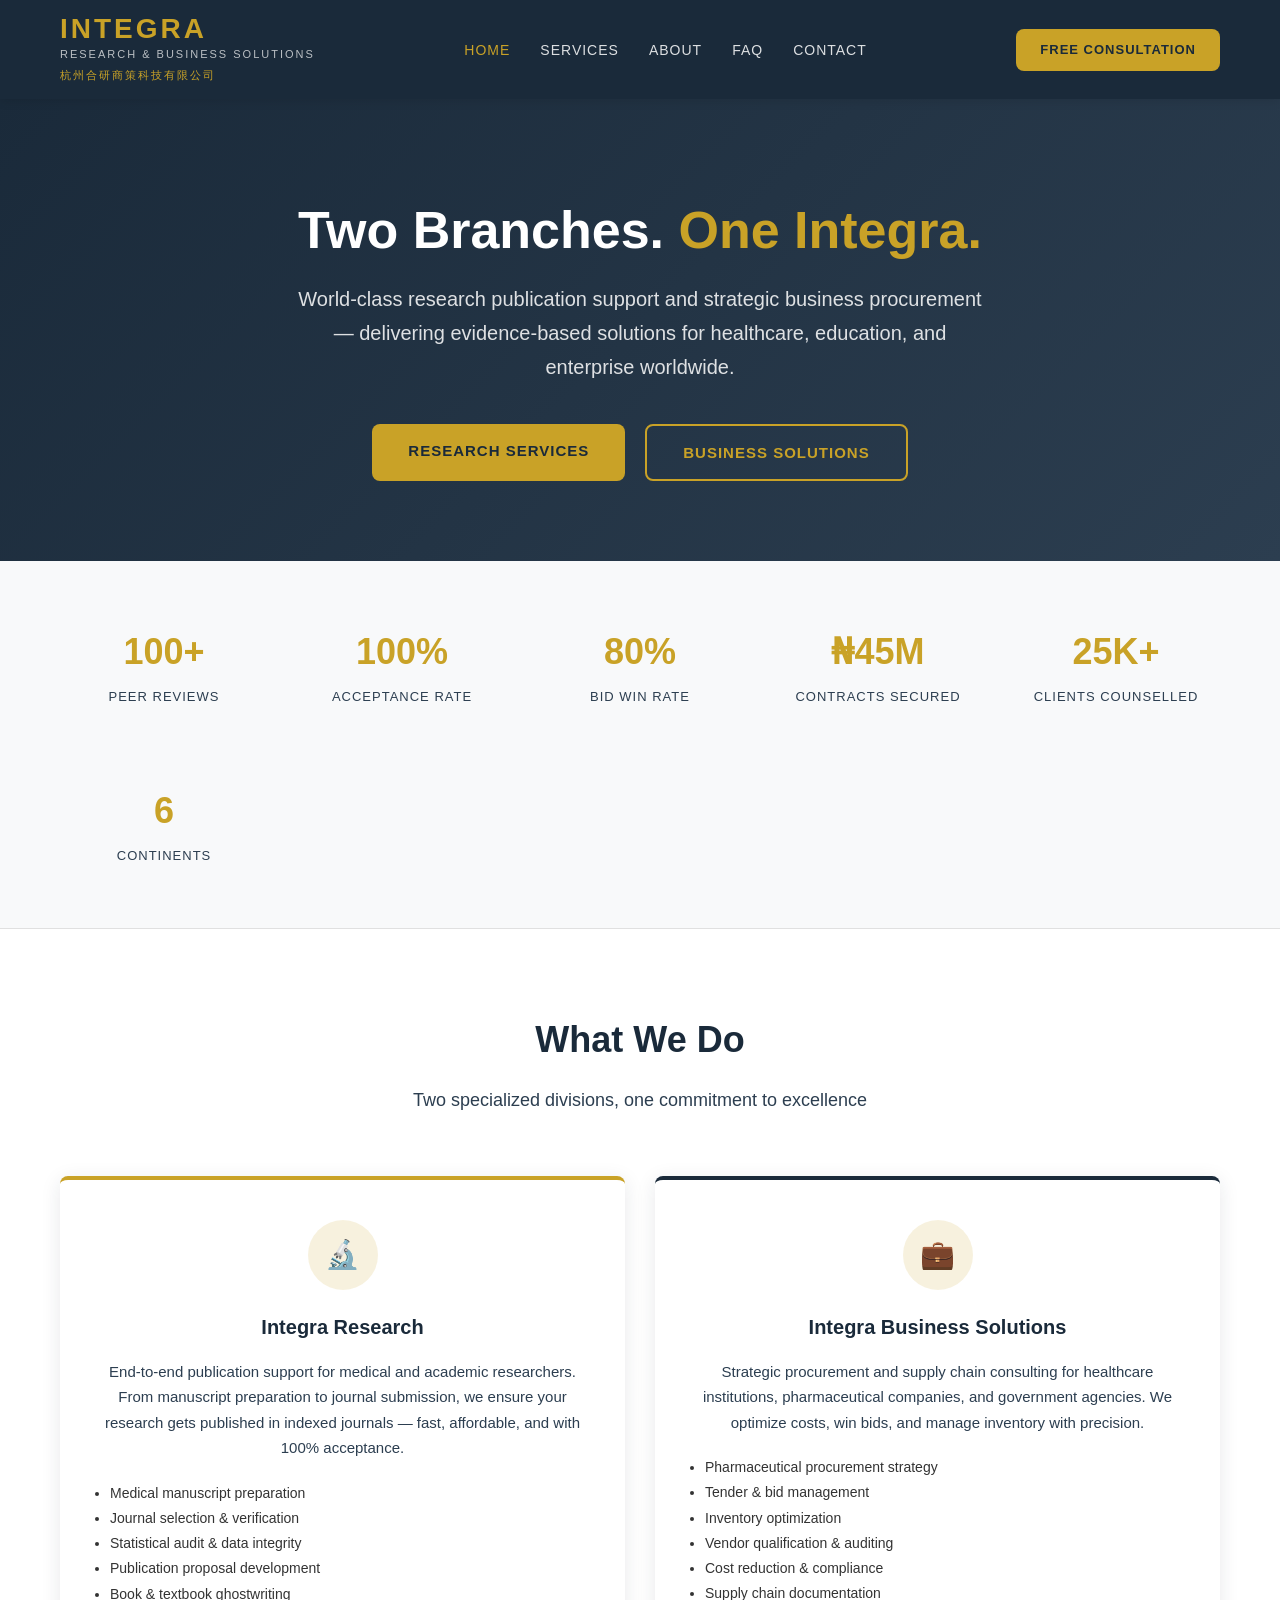
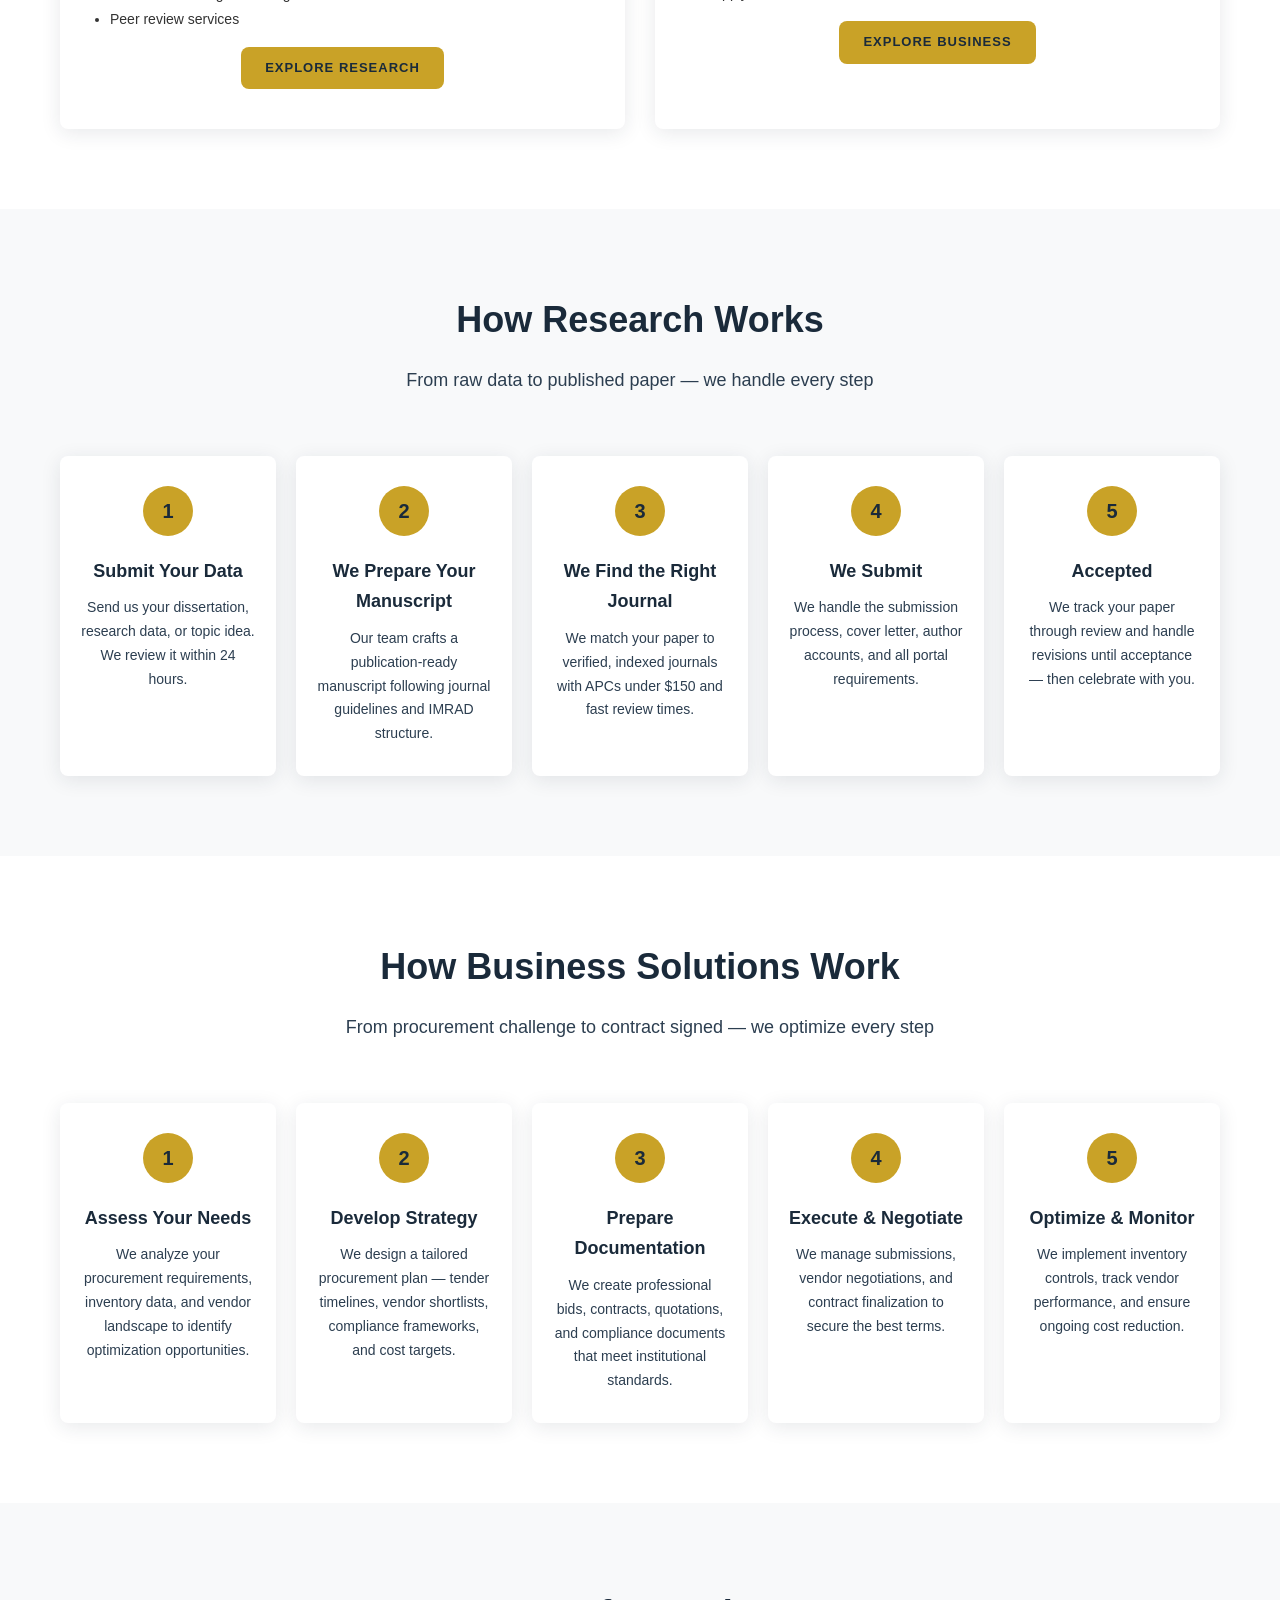
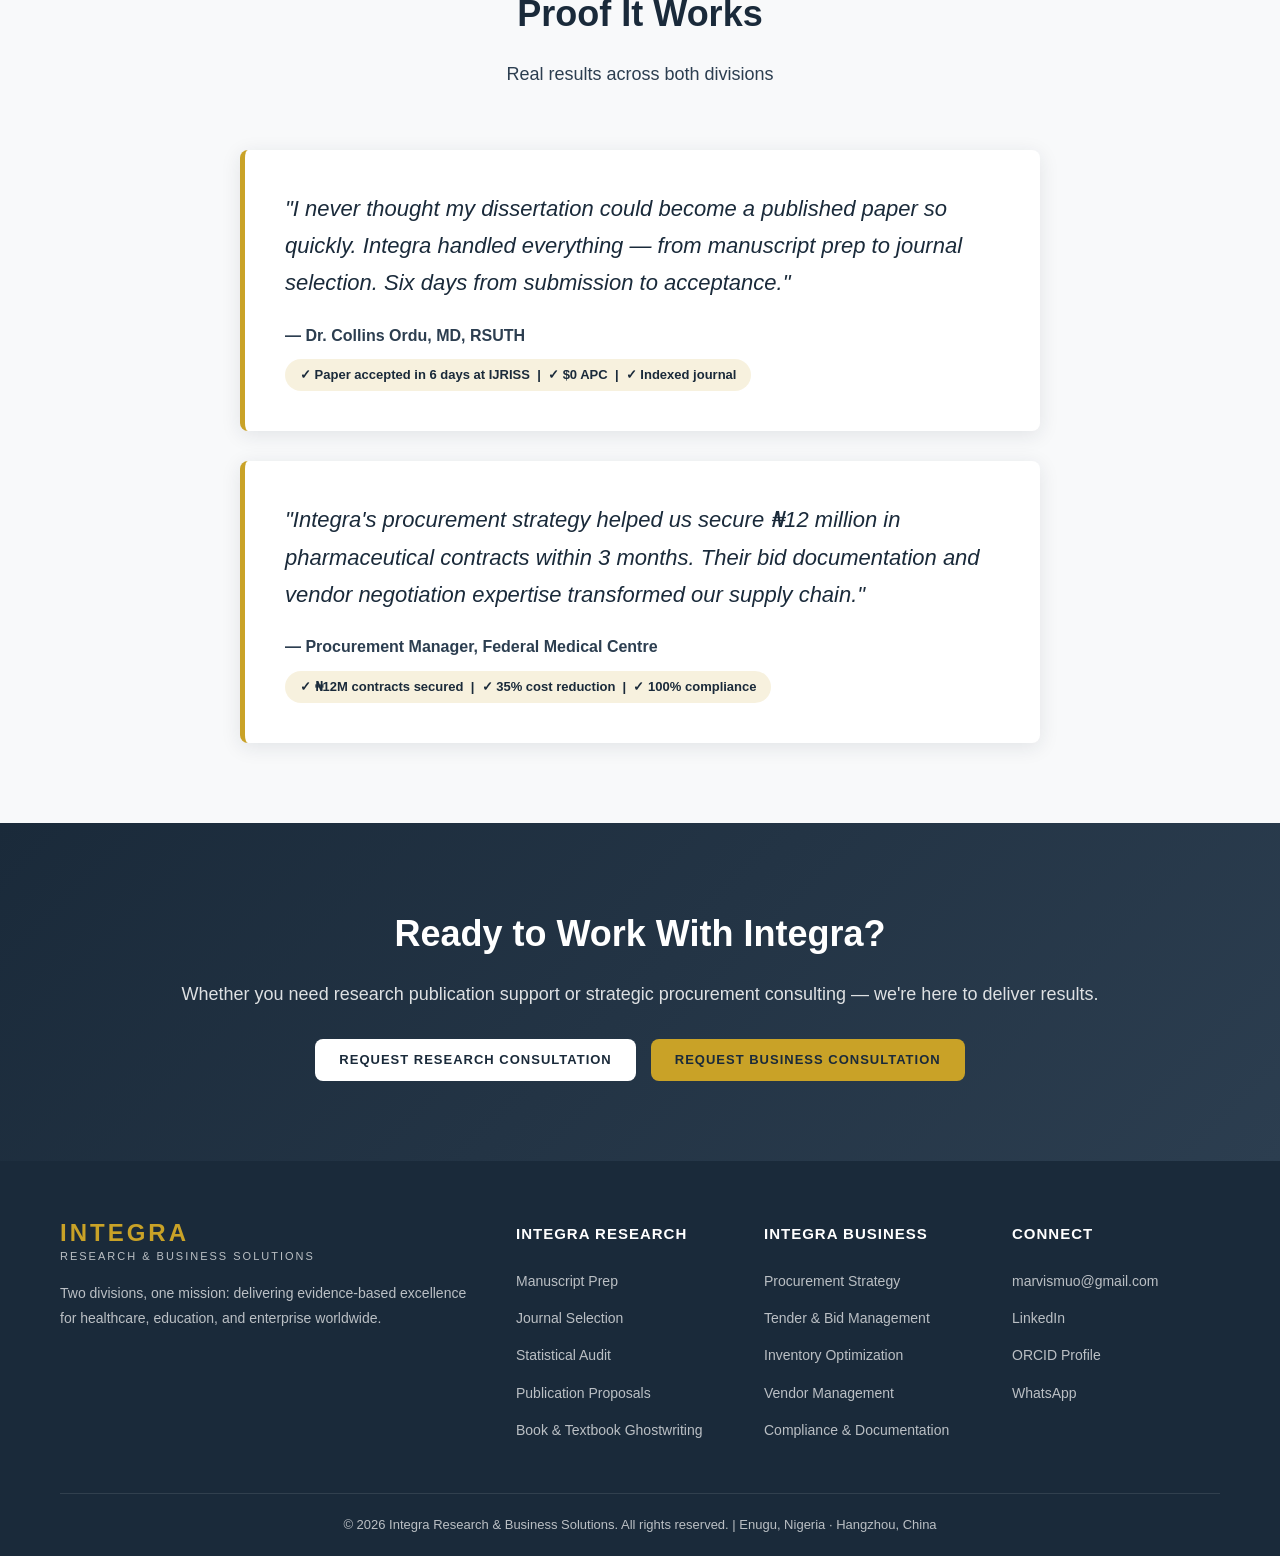
<file: index.html>
<!DOCTYPE html>
<html lang="en">
<head>
    <meta charset="UTF-8">
    <meta name="viewport" content="width=device-width, initial-scale=1.0">
    <meta name="description" content="Integra Research & Business Solutions (IRBS) — Two divisions: Integra Research (publication support, manuscript prep, peer review) and Integra Business Solutions (procurement, tender management, inventory optimization). Serving healthcare, education, and enterprise worldwide.">
    <meta name="keywords" content="medical manuscript services, publication support, procurement consulting, tender management, pharmaceutical supply chain, research consultancy">
    <title>Integra Research & Business Solutions | Research + Procurement Excellence</title>
    <link rel="stylesheet" href="style.css">
    <script src="script.js" defer></script>
</head>
<body>

<!-- Header -->
<header>
    <div class="container">
        <a href="index.html" class="logo">
            <span class="logo-main">INTEGRA</span>
            <span class="logo-sub">Research & Business Solutions</span>
            <span class="logo-sub" style="font-size: 11px; color: var(--accent); margin-top: 2px;">杭州合研商策科技有限公司</span>
        </a>
        <nav>
            <ul>
                <li><a href="index.html" class="active">Home</a></li>
                <li><a href="services.html">Services</a></li>
                <li><a href="about.html">About</a></li>
                <li><a href="faq.html">FAQ</a></li>
                <li><a href="contact.html">Contact</a></li>
            </ul>
        </nav>
        <a href="contact.html" class="cta-btn">Free Consultation</a>
        <div class="mobile-menu">☰</div>
    </div>
</header>

<!-- Hero -->
<section class="hero">
    <div class="container">
        <h1>Two Branches. <span>One Integra.</span></h1>
        <p class="hero-sub">World-class research publication support and strategic business procurement — delivering evidence-based solutions for healthcare, education, and enterprise worldwide.</p>
        <div class="hero-cta">
            <a href="services.html#research" class="cta-btn">Research Services</a>
            <a href="services.html#business" class="cta-btn cta-btn-outline">Business Solutions</a>
        </div>
    </div>
</section>

<!-- Trust Bar -->
<section class="trust-bar">
    <div class="container">
        <div class="trust-grid">
            <div class="trust-item">
                <span class="number">100+</span>
                <span class="label">Peer Reviews</span>
            </div>
            <div class="trust-item">
                <span class="number">100%</span>
                <span class="label">Acceptance Rate</span>
            </div>
            <div class="trust-item">
                <span class="number">80%</span>
                <span class="label">Bid Win Rate</span>
            </div>
            <div class="trust-item">
                <span class="number">₦45M</span>
                <span class="label">Contracts Secured</span>
            </div>
            <div class="trust-item">
                <span class="number">25K+</span>
                <span class="label">Clients Counselled</span>
            </div>
            <div class="trust-item">
                <span class="number">6</span>
                <span class="label">Continents</span>
            </div>
        </div>
    </div>
</section>

<!-- Two Branches Overview -->
<section class="section">
    <div class="container">
        <div class="section-title">
            <h2>What We Do</h2>
            <p>Two specialized divisions, one commitment to excellence</p>
        </div>
        <div class="services-grid" style="grid-template-columns: repeat(auto-fit, minmax(400px, 1fr));">
            <div class="service-card" style="border-top: 4px solid var(--accent);">
                <div class="service-icon">🔬</div>
                <h3>Integra Research</h3>
                <p>End-to-end publication support for medical and academic researchers. From manuscript preparation to journal submission, we ensure your research gets published in indexed journals — fast, affordable, and with 100% acceptance.</p>
                <ul style="text-align: left; margin: 15px 0; padding-left: 20px; line-height: 1.8; font-size: 14px;">
                    <li>Medical manuscript preparation</li>
                    <li>Journal selection & verification</li>
                    <li>Statistical audit & data integrity</li>
                    <li>Publication proposal development</li>
                    <li>Book & textbook ghostwriting</li>
                    <li>Peer review services</li>
                </ul>
                <a href="services.html#research" class="cta-btn">Explore Research</a>
            </div>
            <div class="service-card" style="border-top: 4px solid var(--primary);">
                <div class="service-icon">💼</div>
                <h3>Integra Business Solutions</h3>
                <p>Strategic procurement and supply chain consulting for healthcare institutions, pharmaceutical companies, and government agencies. We optimize costs, win bids, and manage inventory with precision.</p>
                <ul style="text-align: left; margin: 15px 0; padding-left: 20px; line-height: 1.8; font-size: 14px;">
                    <li>Pharmaceutical procurement strategy</li>
                    <li>Tender & bid management</li>
                    <li>Inventory optimization</li>
                    <li>Vendor qualification & auditing</li>
                    <li>Cost reduction & compliance</li>
                    <li>Supply chain documentation</li>
                </ul>
                <a href="services.html#business" class="cta-btn">Explore Business</a>
            </div>
        </div>
    </div>
</section>

<!-- How Research Works -->
<section class="section section-alt">
    <div class="container">
        <div class="section-title">
            <h2>How Research Works</h2>
            <p>From raw data to published paper — we handle every step</p>
        </div>
        <div class="steps">
            <div class="step">
                <div class="step-num">1</div>
                <h3>Submit Your Data</h3>
                <p>Send us your dissertation, research data, or topic idea. We review it within 24 hours.</p>
            </div>
            <div class="step">
                <div class="step-num">2</div>
                <h3>We Prepare Your Manuscript</h3>
                <p>Our team crafts a publication-ready manuscript following journal guidelines and IMRAD structure.</p>
            </div>
            <div class="step">
                <div class="step-num">3</div>
                <h3>We Find the Right Journal</h3>
                <p>We match your paper to verified, indexed journals with APCs under $150 and fast review times.</p>
            </div>
            <div class="step">
                <div class="step-num">4</div>
                <h3>We Submit</h3>
                <p>We handle the submission process, cover letter, author accounts, and all portal requirements.</p>
            </div>
            <div class="step">
                <div class="step-num">5</div>
                <h3>Accepted</h3>
                <p>We track your paper through review and handle revisions until acceptance — then celebrate with you.</p>
            </div>
        </div>
    </div>
</section>

<!-- How Business Works -->
<section class="section">
    <div class="container">
        <div class="section-title">
            <h2>How Business Solutions Work</h2>
            <p>From procurement challenge to contract signed — we optimize every step</p>
        </div>
        <div class="steps">
            <div class="step">
                <div class="step-num">1</div>
                <h3>Assess Your Needs</h3>
                <p>We analyze your procurement requirements, inventory data, and vendor landscape to identify optimization opportunities.</p>
            </div>
            <div class="step">
                <div class="step-num">2</div>
                <h3>Develop Strategy</h3>
                <p>We design a tailored procurement plan — tender timelines, vendor shortlists, compliance frameworks, and cost targets.</p>
            </div>
            <div class="step">
                <div class="step-num">3</div>
                <h3>Prepare Documentation</h3>
                <p>We create professional bids, contracts, quotations, and compliance documents that meet institutional standards.</p>
            </div>
            <div class="step">
                <div class="step-num">4</div>
                <h3>Execute & Negotiate</h3>
                <p>We manage submissions, vendor negotiations, and contract finalization to secure the best terms.</p>
            </div>
            <div class="step">
                <div class="step-num">5</div>
                <h3>Optimize & Monitor</h3>
                <p>We implement inventory controls, track vendor performance, and ensure ongoing cost reduction.</p>
            </div>
        </div>
    </div>
</section>

<!-- Proof Section -->
<section class="section section-alt">
    <div class="container">
        <div class="section-title">
            <h2>Proof It Works</h2>
            <p>Real results across both divisions</p>
        </div>
        <div class="proof-box">
            <p class="proof-quote">"I never thought my dissertation could become a published paper so quickly. Integra handled everything — from manuscript prep to journal selection. Six days from submission to acceptance."</p>
            <p class="proof-author">— Dr. Collins Ordu, MD, RSUTH</p>
            <span class="proof-result">✓ Paper accepted in 6 days at IJRISS &nbsp;|&nbsp; ✓ $0 APC &nbsp;|&nbsp; ✓ Indexed journal</span>
        </div>
        <div class="proof-box" style="margin-top: 30px;">
            <p class="proof-quote">"Integra's procurement strategy helped us secure ₦12 million in pharmaceutical contracts within 3 months. Their bid documentation and vendor negotiation expertise transformed our supply chain."</p>
            <p class="proof-author">— Procurement Manager, Federal Medical Centre</p>
            <span class="proof-result">✓ ₦12M contracts secured &nbsp;|&nbsp; ✓ 35% cost reduction &nbsp;|&nbsp; ✓ 100% compliance</span>
        </div>
    </div>
</section>

<!-- CTA Section -->
<section class="cta-section">
    <div class="container">
        <h2>Ready to Work With Integra?</h2>
        <p>Whether you need research publication support or strategic procurement consulting — we're here to deliver results.</p>
        <div style="display: flex; gap: 15px; justify-content: center; flex-wrap: wrap; margin-top: 20px;">
            <a href="contact.html" class="cta-btn" style="background: var(--white); color: var(--primary);">Request Research Consultation</a>
            <a href="contact.html" class="cta-btn" style="background: var(--accent); color: var(--primary);">Request Business Consultation</a>
        </div>
    </div>
</section>

<!-- Footer -->
<footer>
    <div class="container">
        <div class="footer-grid">
            <div class="footer-brand">
                <div class="logo">
                    <span class="logo-main">INTEGRA</span>
                    <span class="logo-sub">Research & Business Solutions</span>
                </div>
                <p>Two divisions, one mission: delivering evidence-based excellence for healthcare, education, and enterprise worldwide.</p>
            </div>
            <div class="footer-links">
                <h4>Integra Research</h4>
                <ul>
                    <li><a href="services.html#manuscript">Manuscript Prep</a></li>
                    <li><a href="services.html#journal">Journal Selection</a></li>
                    <li><a href="services.html#stats">Statistical Audit</a></li>
                    <li><a href="services.html#proposal">Publication Proposals</a></li>
                    <li><a href="services.html#books">Book & Textbook Ghostwriting</a></li>
                </ul>
            </div>
            <div class="footer-links">
                <h4>Integra Business</h4>
                <ul>
                    <li><a href="services.html#procurement">Procurement Strategy</a></li>
                    <li><a href="services.html#tender">Tender & Bid Management</a></li>
                    <li><a href="services.html#inventory">Inventory Optimization</a></li>
                    <li><a href="services.html#vendor">Vendor Management</a></li>
                    <li><a href="services.html#compliance">Compliance & Documentation</a></li>
                </ul>
            </div>
            <div class="footer-links">
                <h4>Connect</h4>
                <ul>
                    <li><a href="mailto:marvismuo@gmail.com">marvismuo@gmail.com</a></li>
                    <li><a href="https://www.linkedin.com/company/integra-research-business-solutions/" target="_blank">LinkedIn</a></li>
                    <li><a href="https://orcid.org/0000-0003-0295-0504" target="_blank">ORCID Profile</a></li>
                    <li><a href="contact.html">WhatsApp</a></li>
                </ul>
            </div>
        </div>
        <div class="footer-bottom">
            <p>© 2026 Integra Research & Business Solutions. All rights reserved. | Enugu, Nigeria · Hangzhou, China</p>
        </div>
    </div>
</footer>

</body>
</html>
</file>
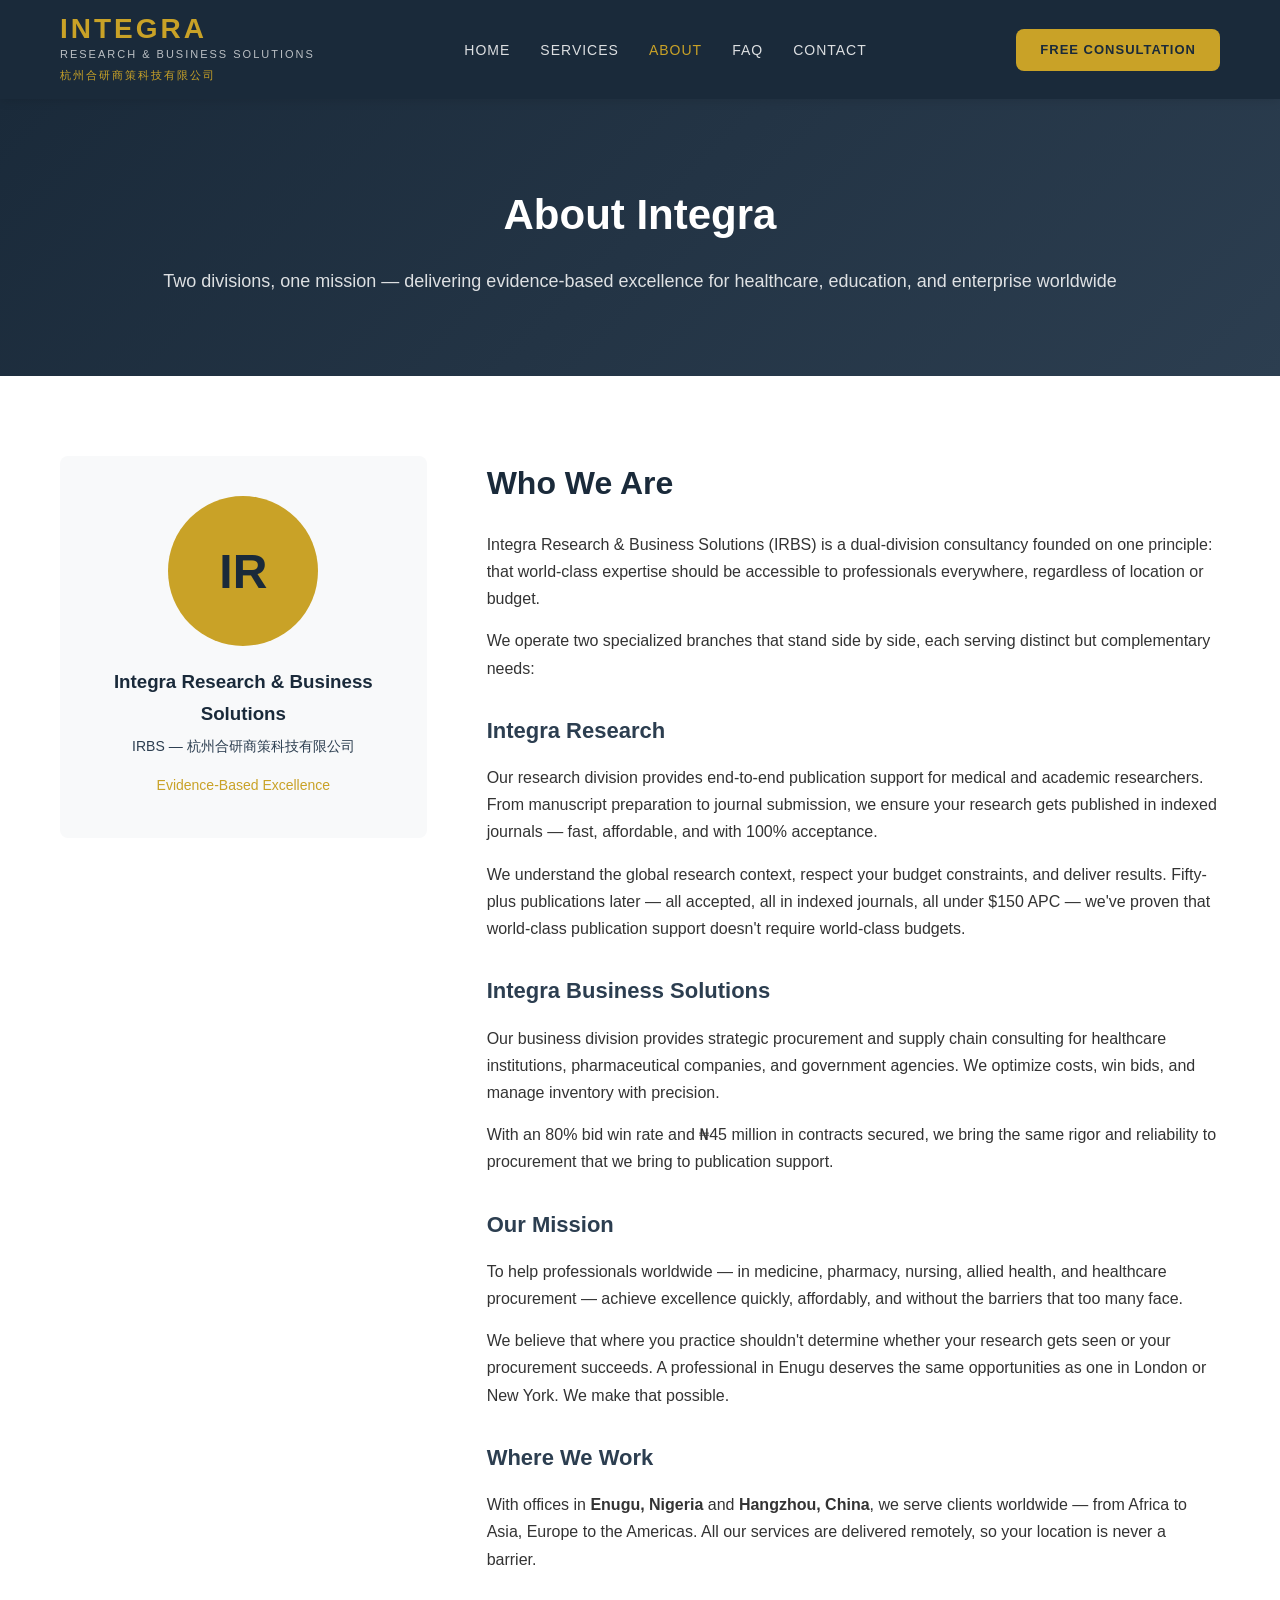
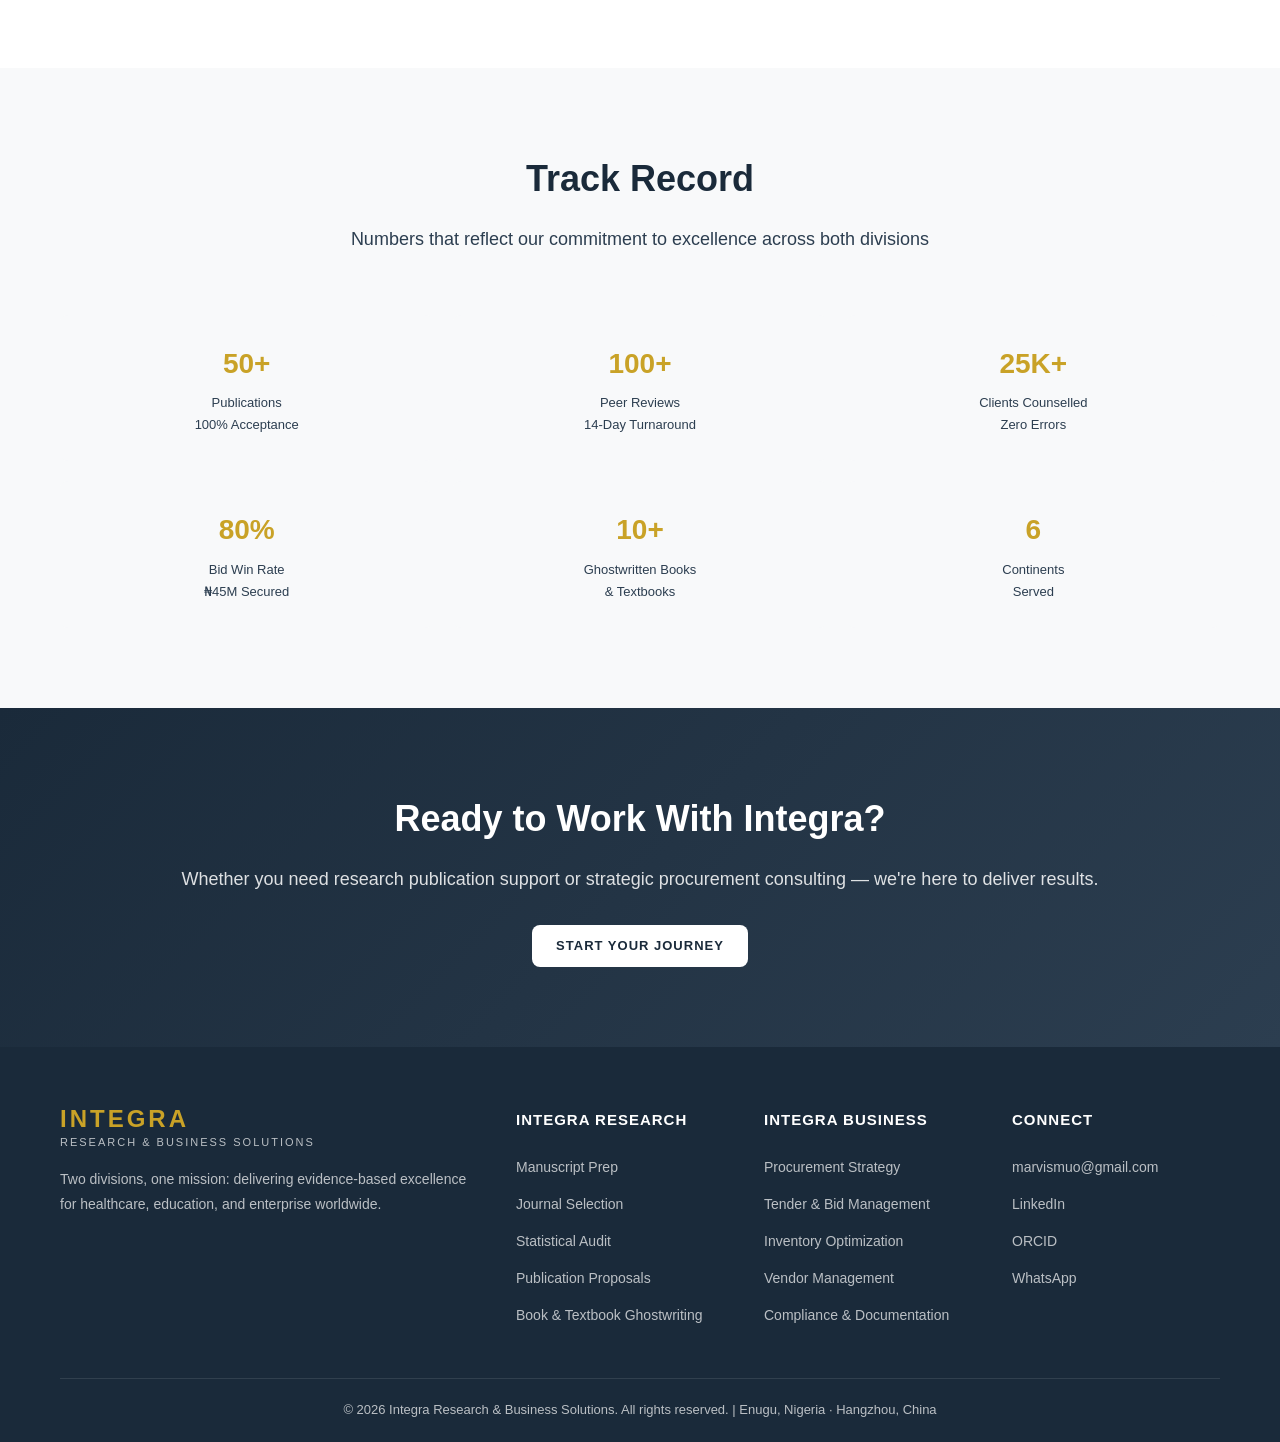
<file: about.html>
<!DOCTYPE html>
<html lang="en">
<head>
    <meta charset="UTF-8">
    <meta name="viewport" content="width=device-width, initial-scale=1.0">
    <meta name="description" content="About Integra Research & Business Solutions (IRBS) — Two divisions delivering evidence-based excellence: Integra Research for publication support and Integra Business Solutions for procurement consulting.">
    <meta name="keywords" content="Integra Research, Integra Business Solutions, publication support, procurement consulting, about IRBS">
    <title>About Us | Integra Research & Business Solutions</title>
    <link rel="stylesheet" href="style.css">
    <script src="script.js" defer></script>
</head>
<body>

<header>
    <div class="container">
        <a href="index.html" class="logo">
            <span class="logo-main">INTEGRA</span>
            <span class="logo-sub">Research & Business Solutions</span>
            <span class="logo-sub" style="font-size: 11px; color: var(--accent); margin-top: 2px;">杭州合研商策科技有限公司</span>
        </a>
        <nav>
            <ul>
                <li><a href="index.html">Home</a></li>
                <li><a href="services.html">Services</a></li>
                <li><a href="about.html" class="active">About</a></li>
                <li><a href="faq.html">FAQ</a></li>
                <li><a href="contact.html">Contact</a></li>
            </ul>
        </nav>
        <a href="contact.html" class="cta-btn">Free Consultation</a>
        <div class="mobile-menu">☰</div>
    </div>
</header>

<section class="about-hero">
    <div class="container">
        <h1>About Integra</h1>
        <p>Two divisions, one mission — delivering evidence-based excellence for healthcare, education, and enterprise worldwide</p>
    </div>
</section>

<section class="section">
    <div class="container">
        <div class="about-content">
            <div class="about-photo">
                <div class="initials" style="background: var(--accent); color: var(--primary); font-size: 48px;">IR</div>
                <h3 style="color: var(--primary); margin-bottom: 5px;">Integra Research & Business Solutions</h3>
                <p style="color: var(--secondary); font-size: 14px;">IRBS — 杭州合研商策科技有限公司</p>
                <p style="margin-top: 15px; font-size: 14px; color: var(--accent);">Evidence-Based Excellence</p>
            </div>
            <div class="about-text">
                <h2>Who We Are</h2>
                <p>Integra Research & Business Solutions (IRBS) is a dual-division consultancy founded on one principle: that world-class expertise should be accessible to professionals everywhere, regardless of location or budget.</p>
                <p>We operate two specialized branches that stand side by side, each serving distinct but complementary needs:</p>
                
                <h3>Integra Research</h3>
                <p>Our research division provides end-to-end publication support for medical and academic researchers. From manuscript preparation to journal submission, we ensure your research gets published in indexed journals — fast, affordable, and with 100% acceptance.</p>
                <p>We understand the global research context, respect your budget constraints, and deliver results. Fifty-plus publications later — all accepted, all in indexed journals, all under $150 APC — we've proven that world-class publication support doesn't require world-class budgets.</p>
                
                <h3>Integra Business Solutions</h3>
                <p>Our business division provides strategic procurement and supply chain consulting for healthcare institutions, pharmaceutical companies, and government agencies. We optimize costs, win bids, and manage inventory with precision.</p>
                <p>With an 80% bid win rate and ₦45 million in contracts secured, we bring the same rigor and reliability to procurement that we bring to publication support.</p>
                
                <h3>Our Mission</h3>
                <p>To help professionals worldwide — in medicine, pharmacy, nursing, allied health, and healthcare procurement — achieve excellence quickly, affordably, and without the barriers that too many face.</p>
                <p>We believe that where you practice shouldn't determine whether your research gets seen or your procurement succeeds. A professional in Enugu deserves the same opportunities as one in London or New York. We make that possible.</p>
                
                <h3>Where We Work</h3>
                <p>With offices in <strong>Enugu, Nigeria</strong> and <strong>Hangzhou, China</strong>, we serve clients worldwide — from Africa to Asia, Europe to the Americas. All our services are delivered remotely, so your location is never a barrier.</p>
            </div>
        </div>
    </div>
</section>

<section class="section section-alt">
    <div class="container">
        <div class="section-title">
            <h2>Track Record</h2>
            <p>Numbers that reflect our commitment to excellence across both divisions</p>
        </div>
        <div class="metrics-grid">
            <div class="metric">
                <div class="metric-value">50+</div>
                <div class="metric-label">Publications<br>100% Acceptance</div>
            </div>
            <div class="metric">
                <div class="metric-value">100+</div>
                <div class="metric-label">Peer Reviews<br>14-Day Turnaround</div>
            </div>
            <div class="metric">
                <div class="metric-value">25K+</div>
                <div class="metric-label">Clients Counselled<br>Zero Errors</div>
            </div>
            <div class="metric">
                <div class="metric-value">80%</div>
                <div class="metric-label">Bid Win Rate<br>₦45M Secured</div>
            </div>
            <div class="metric">
                <div class="metric-value">10+</div>
                <div class="metric-label">Ghostwritten Books<br>& Textbooks</div>
            </div>
            <div class="metric">
                <div class="metric-value">6</div>
                <div class="metric-label">Continents<br>Served</div>
            </div>
        </div>
    </div>
</section>

<section class="cta-section">
    <div class="container">
        <h2>Ready to Work With Integra?</h2>
        <p>Whether you need research publication support or strategic procurement consulting — we're here to deliver results.</p>
        <a href="contact.html" class="cta-btn" style="background: var(--white); color: var(--primary);">Start Your Journey</a>
    </div>
</section>

<footer>
    <div class="container">
        <div class="footer-grid">
            <div class="footer-brand">
                <div class="logo"><span class="logo-main">INTEGRA</span><span class="logo-sub">Research & Business Solutions</span></div>
                <p>Two divisions, one mission: delivering evidence-based excellence for healthcare, education, and enterprise worldwide.</p>
            </div>
            <div class="footer-links">
                <h4>Integra Research</h4>
                <ul>
                    <li><a href="services.html#manuscript">Manuscript Prep</a></li>
                    <li><a href="services.html#journal">Journal Selection</a></li>
                    <li><a href="services.html#stats">Statistical Audit</a></li>
                    <li><a href="services.html#proposal">Publication Proposals</a></li>
                    <li><a href="services.html#books">Book & Textbook Ghostwriting</a></li>
                </ul>
            </div>
            <div class="footer-links">
                <h4>Integra Business</h4>
                <ul>
                    <li><a href="services.html#procurement">Procurement Strategy</a></li>
                    <li><a href="services.html#tender">Tender & Bid Management</a></li>
                    <li><a href="services.html#inventory">Inventory Optimization</a></li>
                    <li><a href="services.html#vendor">Vendor Management</a></li>
                    <li><a href="services.html#compliance">Compliance & Documentation</a></li>
                </ul>
            </div>
            <div class="footer-links">
                <h4>Connect</h4>
                <ul>
                    <li><a href="mailto:marvismuo@gmail.com">marvismuo@gmail.com</a></li>
                    <li><a href="https://www.linkedin.com/company/integra-research-business-solutions/" target="_blank">LinkedIn</a></li>
                    <li><a href="https://orcid.org/0000-0003-0295-0504" target="_blank">ORCID</a></li>
                    <li><a href="contact.html">WhatsApp</a></li>
                </ul>
            </div>
        </div>
        <div class="footer-bottom">
            <p>© 2026 Integra Research & Business Solutions. All rights reserved. | Enugu, Nigeria · Hangzhou, China</p>
        </div>
    </div>
</footer>

</body>
</html>
</file>
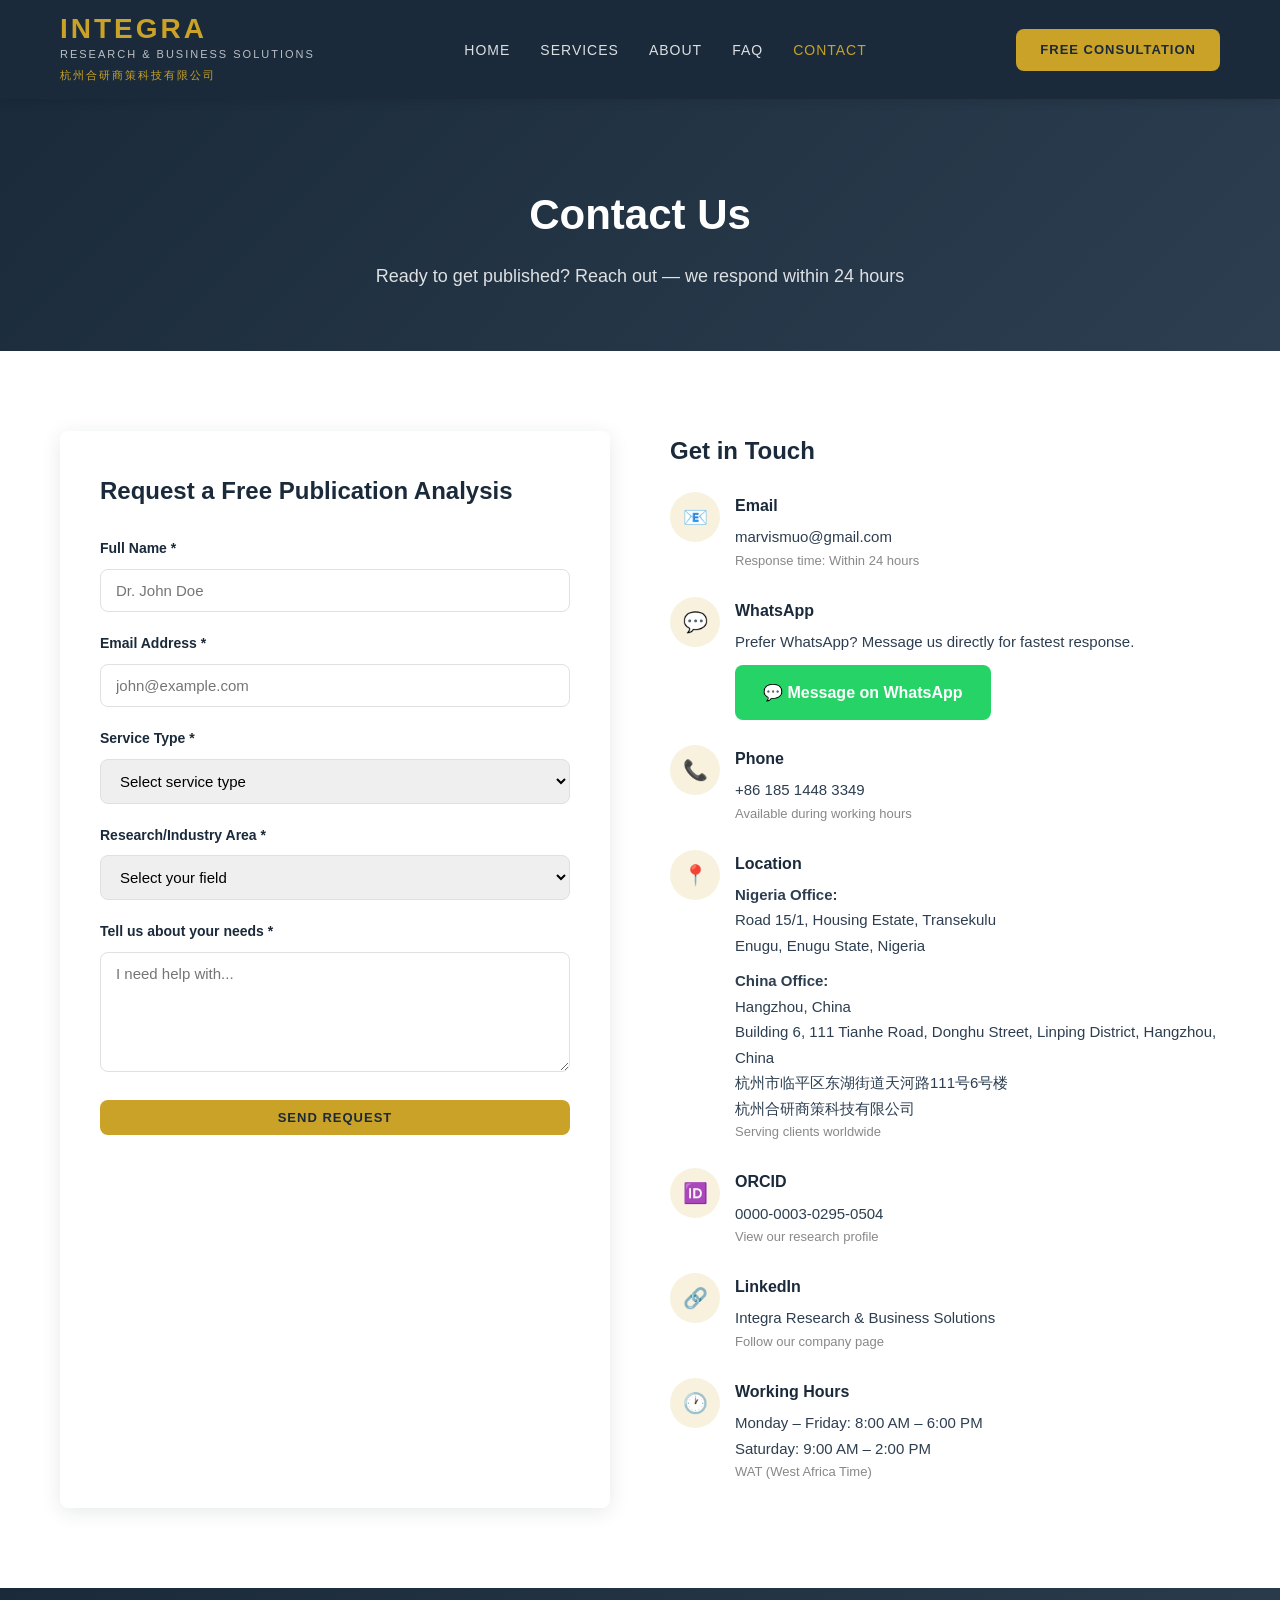
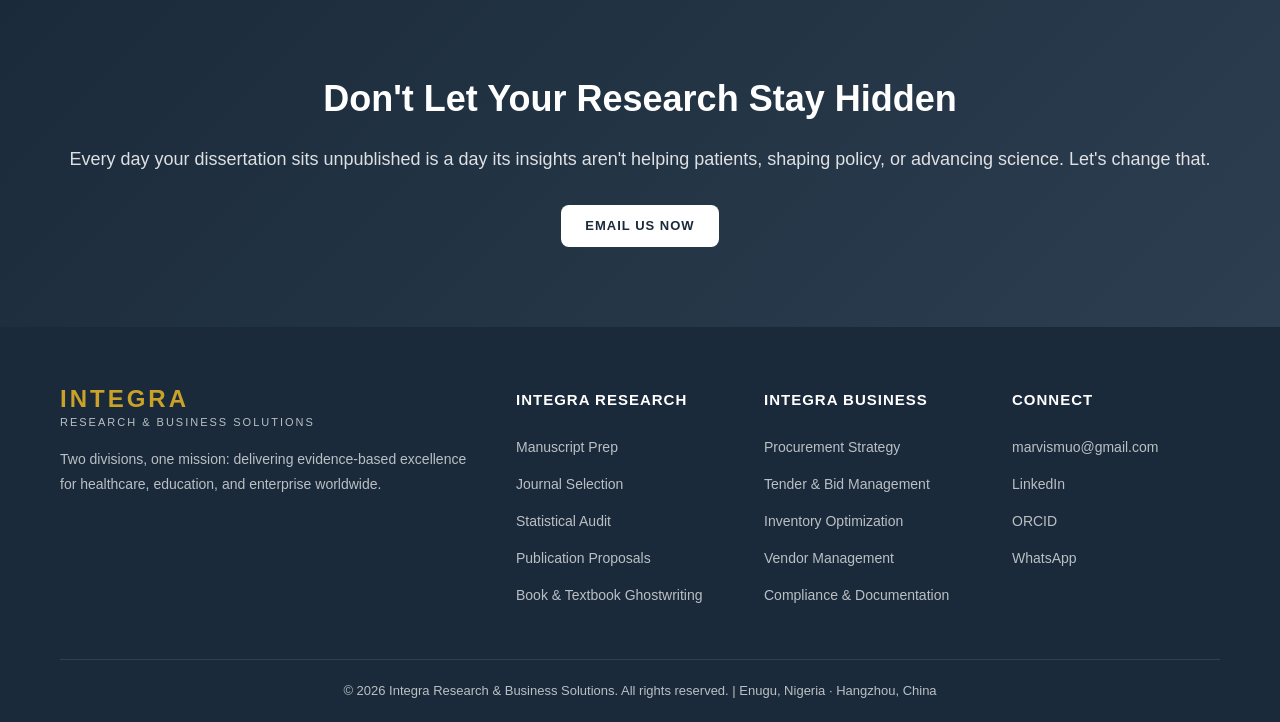
<file: contact.html>
<!DOCTYPE html>
<html lang="en">
<head>
    <meta charset="UTF-8">
    <meta name="viewport" content="width=device-width, initial-scale=1.0">
    <meta name="description" content="Contact Integra Research & Business Solutions. Free publication analysis for researchers worldwide. Email, WhatsApp, or fill out our contact form. Response within 24 hours.">
    <meta name="keywords" content="contact Integra Research, medical manuscript help, publication support contact, research services">
    <title>Contact Us | Integra Research & Business Solutions</title>
    <link rel="stylesheet" href="style.css">
    <script src="script.js" defer></script>
</head>
<body>

<header>
    <div class="container">
        <a href="index.html" class="logo">
            <span class="logo-main">INTEGRA</span>
            <span class="logo-sub">Research & Business Solutions</span>
            <span class="logo-sub" style="font-size: 11px; color: var(--accent); margin-top: 2px;">杭州合研商策科技有限公司</span>
        </a>
        <nav>
            <ul>
                <li><a href="index.html">Home</a></li>
                <li><a href="services.html">Services</a></li>
                <li><a href="about.html">About</a></li>
                <li><a href="faq.html">FAQ</a></li>
                <li><a href="contact.html" class="active">Contact</a></li>
            </ul>
        </nav>
        <a href="mailto:marvismuo@gmail.com?subject=Free%20Consultation%20Request" class="cta-btn">Free Consultation</a>
        <div class="mobile-menu">☰</div>
    </div>
</header>

<section class="page-header">
    <div class="container">
        <h1>Contact Us</h1>
        <p>Ready to get published? Reach out — we respond within 24 hours</p>
    </div>
</section>

<section class="section">
    <div class="container">
        <div class="contact-grid">
            <div class="contact-form">
                <h3 style="font-size: 24px; color: var(--primary); margin-bottom: 25px;">Request a Free Publication Analysis</h3>
                <form action="mailto:marvismuo@gmail.com" method="POST" enctype="text/plain">
                    <div class="form-group">
                        <label for="name">Full Name *</label>
                        <input type="text" id="name" name="name" required placeholder="Dr. John Doe">
                    </div>
                    <div class="form-group">
                        <label for="email">Email Address *</label>
                        <input type="email" id="email" name="email" required placeholder="john@example.com">
                    </div>
                    <div class="form-group">
                        <label for="service">Service Type *</label>
                        <select id="service" name="service" required>
                            <option value="">Select service type</option>
                            <option value="research">Integra Research - Publication Support</option>
                            <option value="business">Integra Business - Procurement Consulting</option>
                            <option value="both">Both Services</option>
                        </select>
                    </div>
                    <div class="form-group">
                        <label for="area">Research/Industry Area *</label>
                        <select id="area" name="area" required>
                            <option value="">Select your field</option>
                            <option value="medicine">Medicine / Clinical Research</option>
                            <option value="pharmacy">Pharmacy / Pharmacology</option>
                            <option value="nursing">Nursing / Allied Health</option>
                            <option value="public-health">Public Health</option>
                            <option value="procurement">Procurement / Supply Chain</option>
                            <option value="pharma-business">Pharmaceutical Business</option>
                            <option value="other">Other</option>
                        </select>
                    </div>
                    <div class="form-group">
                        <label for="message">Tell us about your needs *</label>
                        <textarea id="message" name="message" required placeholder="I need help with..."></textarea>
                    </div>
                    <button type="submit" class="cta-btn" style="border: none; cursor: pointer; width: 100%;">Send Request</button>
                </form>
            </div>
            <div class="contact-info">
                <h3>Get in Touch</h3>
                
                <div class="contact-item">
                    <div class="icon">📧</div>
                    <div>
                        <h4>Email</h4>
                        <p><a href="mailto:marvismuo@gmail.com">marvismuo@gmail.com</a></p>
                        <p style="font-size: 13px; color: #888;">Response time: Within 24 hours</p>
                    </div>
                </div>
                
                <div class="contact-item">
                    <div class="icon">💬</div>
                    <div>
                        <h4>WhatsApp</h4>
                        <p>Prefer WhatsApp? Message us directly for fastest response.</p>
                        <a href="https://wa.me/2348152644758?text=Hi%20Integra%2C%20I%20need%20help%20with%20publishing%20my%20research.%20Can%20we%20talk%3F" class="whatsapp-btn" target="_blank">
                            💬 Message on WhatsApp
                        </a>
                    </div>
                </div>
                <div class="contact-item">
                    <div class="icon">📞</div>
                    <div>
                        <h4>Phone</h4>
                        <p><a href="tel:+8618514483349">+86 185 1448 3349</a></p>
                        <p style="font-size: 13px; color: #888;">Available during working hours</p>
                    </div>
                </div>
                
                <div class="contact-item">
                    <div class="icon">📍</div>
                    <div>
                        <h4>Location</h4>
                        <p><strong>Nigeria Office:</strong></p>
                        <p>Road 15/1, Housing Estate, Transekulu</p>
                        <p>Enugu, Enugu State, Nigeria</p>
                        <p style="margin-top: 10px;"><strong>China Office:</strong></p>
                        <p>Hangzhou, China</p>
                        <p>Building 6, 111 Tianhe Road, Donghu Street, Linping District, Hangzhou, China</p>
                        <p>杭州市临平区东湖街道天河路111号6号楼</p>
                        <p>杭州合研商策科技有限公司</p>
                        <p style="font-size: 13px; color: #888;">Serving clients worldwide</p>
                    </div>
                </div>
                
                <div class="contact-item">
                    <div class="icon">🆔</div>
                    <div>
                        <h4>ORCID</h4>
                        <p><a href="https://orcid.org/0000-0003-0295-0504" target="_blank">0000-0003-0295-0504</a></p>
                        <p style="font-size: 13px; color: #888;">View our research profile</p>
                    </div>
                </div>
                <div class="contact-item">
                    <div class="icon">🔗</div>
                    <div>
                        <h4>LinkedIn</h4>
                        <p><a href="https://www.linkedin.com/company/integra-research-business-solutions/" target="_blank">Integra Research & Business Solutions</a></p>
                        <p style="font-size: 13px; color: #888;">Follow our company page</p>
                    </div>
                </div>
                
                <div class="contact-item">
                    <div class="icon">🕐</div>
                    <div>
                        <h4>Working Hours</h4>
                        <p>Monday – Friday: 8:00 AM – 6:00 PM</p>
                        <p>Saturday: 9:00 AM – 2:00 PM</p>
                        <p style="font-size: 13px; color: #888;">WAT (West Africa Time)</p>
                    </div>
                </div>
            </div>
        </div>
    </div>
</section>

<section class="cta-section">
    <div class="container">
        <h2>Don't Let Your Research Stay Hidden</h2>
        <p>Every day your dissertation sits unpublished is a day its insights aren't helping patients, shaping policy, or advancing science. Let's change that.</p>
        <a href="mailto:marvismuo@gmail.com?subject=Free%20Publication%20Analysis%20Request" class="cta-btn" style="background: var(--white); color: var(--primary);">Email Us Now</a>
    </div>
</section>

<footer>
    <div class="container">
        <div class="footer-grid">
            <div class="footer-brand">
                <div class="logo"><span class="logo-main">INTEGRA</span><span class="logo-sub">Research & Business Solutions</span></div>
                <p>Two divisions, one mission: delivering evidence-based excellence for healthcare, education, and enterprise worldwide.</p>
            </div>
            <div class="footer-links">
                <h4>Integra Research</h4>
                <ul>
                    <li><a href="services.html#manuscript">Manuscript Prep</a></li>
                    <li><a href="services.html#journal">Journal Selection</a></li>
                    <li><a href="services.html#stats">Statistical Audit</a></li>
                    <li><a href="services.html#proposal">Publication Proposals</a></li>
                    <li><a href="services.html#books">Book & Textbook Ghostwriting</a></li>
                </ul>
            </div>
            <div class="footer-links">
                <h4>Integra Business</h4>
                <ul>
                    <li><a href="services.html#procurement">Procurement Strategy</a></li>
                    <li><a href="services.html#tender">Tender & Bid Management</a></li>
                    <li><a href="services.html#inventory">Inventory Optimization</a></li>
                    <li><a href="services.html#vendor">Vendor Management</a></li>
                    <li><a href="services.html#compliance">Compliance & Documentation</a></li>
                </ul>
            </div>
            <div class="footer-links">
                <h4>Connect</h4>
                <ul>
                    <li><a href="mailto:marvismuo@gmail.com">marvismuo@gmail.com</a></li>
                    <li><a href="https://www.linkedin.com/company/integra-research-business-solutions/" target="_blank">LinkedIn</a></li>
                    <li><a href="https://orcid.org/0000-0003-0295-0504" target="_blank">ORCID</a></li>
                    <li><a href="contact.html">WhatsApp</a></li>
                </ul>
            </div>
        </div>
        <div class="footer-bottom">
            <p>© 2026 Integra Research & Business Solutions. All rights reserved. | Enugu, Nigeria · Hangzhou, China</p>
        </div>
    </div>
</footer>

</body>
</html>
</file>
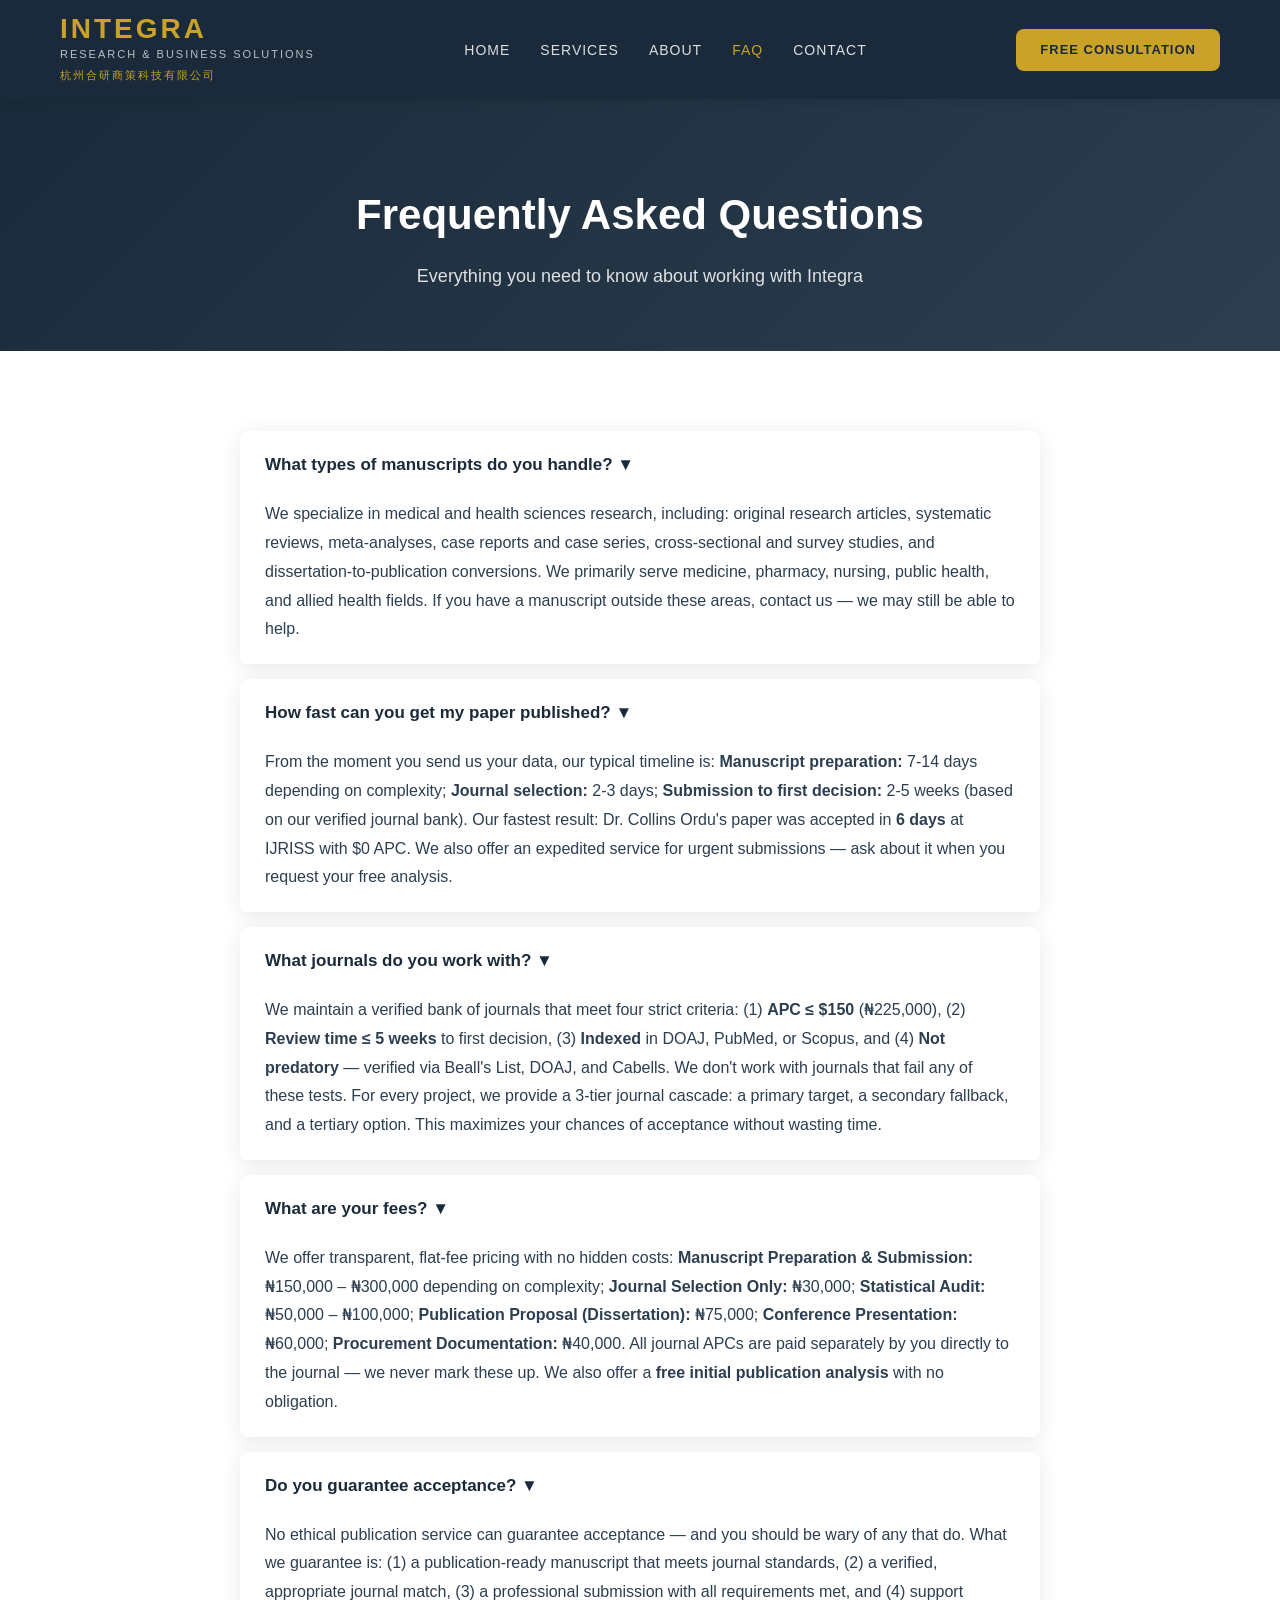
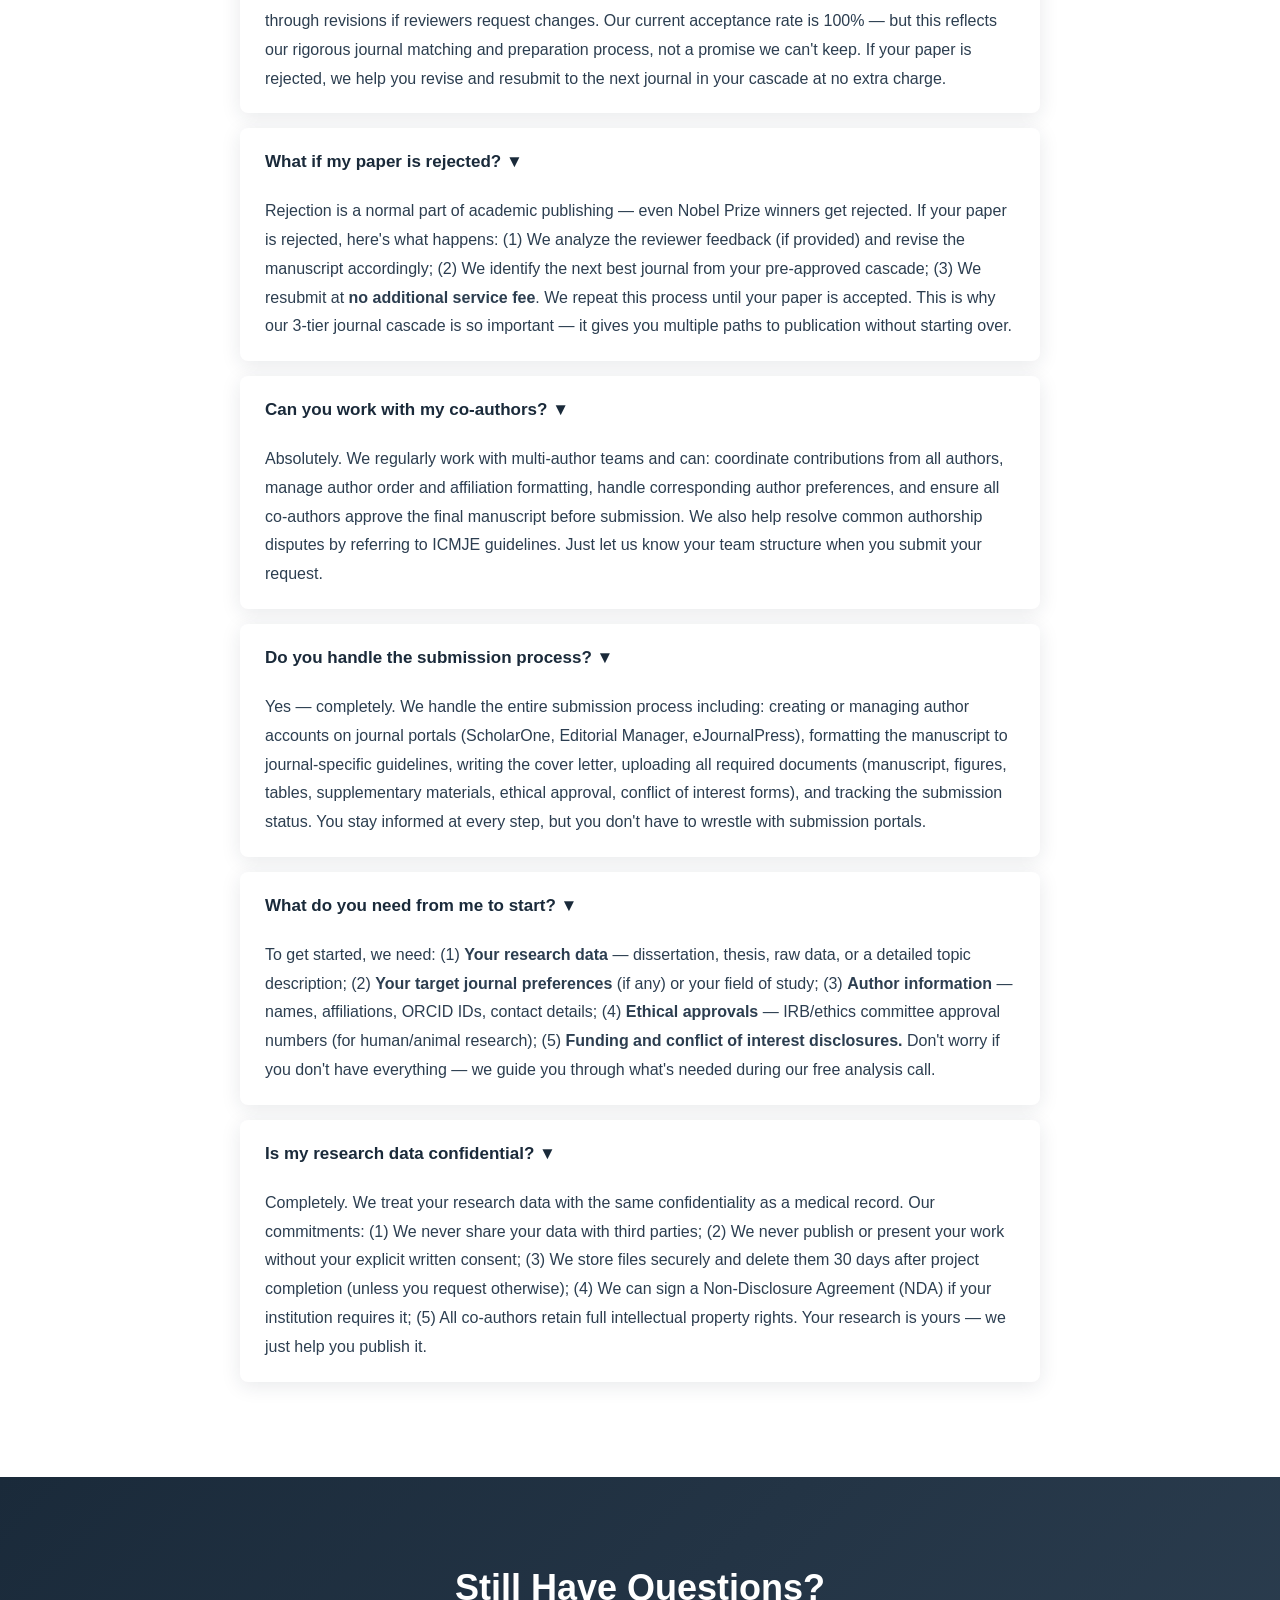
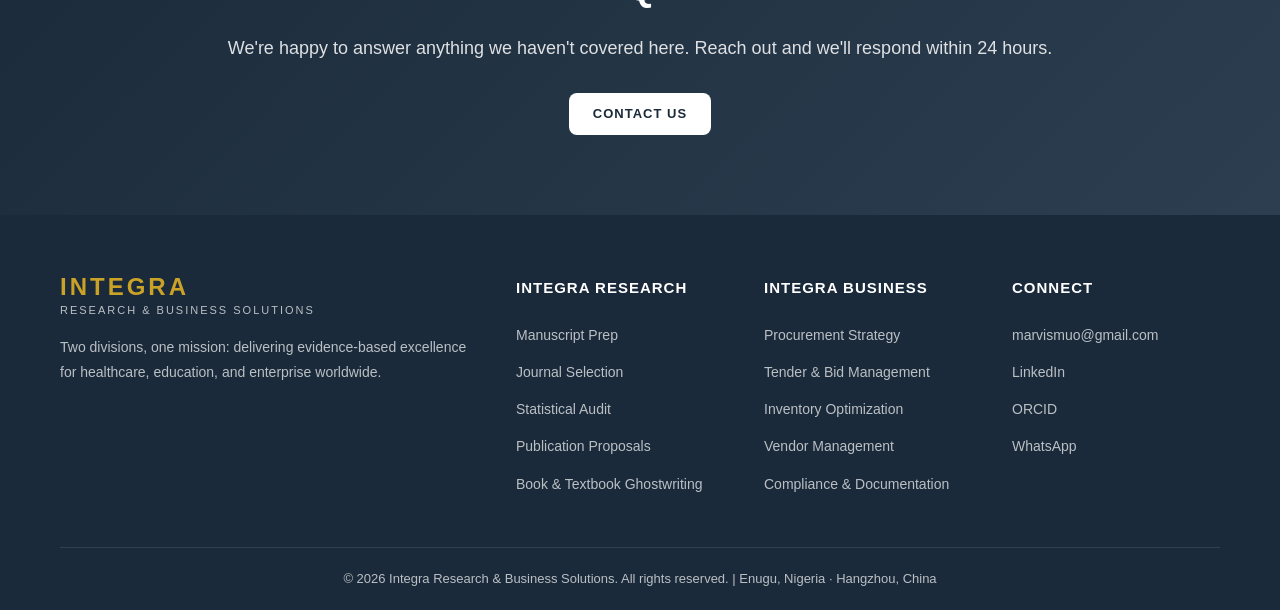
<file: faq.html>
<!DOCTYPE html>
<html lang="en">
<head>
    <meta charset="UTF-8">
    <meta name="viewport" content="width=device-width, initial-scale=1.0">
    <meta name="description" content="Frequently asked questions about Integra Research & Business Solutions. Learn about our manuscript services, journal selection, fees, timelines, and guarantees.">
    <meta name="keywords" content="publication support FAQ, manuscript service questions, journal submission help, affordable APC journals">
    <title>FAQ | Integra Research & Business Solutions</title>
    <link rel="stylesheet" href="style.css">
    <script src="script.js" defer></script>
</head>
<body>

<header>
    <div class="container">
        <a href="index.html" class="logo">
            <span class="logo-main">INTEGRA</span>
            <span class="logo-sub">Research & Business Solutions</span>
            <span class="logo-sub" style="font-size: 11px; color: var(--accent); margin-top: 2px;">杭州合研商策科技有限公司</span>
        </a>
        <nav>
            <ul>
                <li><a href="index.html">Home</a></li>
                <li><a href="services.html">Services</a></li>
                <li><a href="about.html">About</a></li>
                <li><a href="faq.html" class="active">FAQ</a></li>
                <li><a href="contact.html">Contact</a></li>
            </ul>
        </nav>
        <a href="contact.html" class="cta-btn">Free Consultation</a>
        <div class="mobile-menu">☰</div>
    </div>
</header>

<section class="page-header">
    <div class="container">
        <h1>Frequently Asked Questions</h1>
        <p>Everything you need to know about working with Integra</p>
    </div>
</section>

<section class="section">
    <div class="container">
        <div class="faq-list">
            <div class="faq-item">
                <div class="faq-question">What types of manuscripts do you handle? ▼</div>
                <div class="faq-answer">
                    We specialize in medical and health sciences research, including: original research articles, systematic reviews, meta-analyses, case reports and case series, cross-sectional and survey studies, and dissertation-to-publication conversions. We primarily serve medicine, pharmacy, nursing, public health, and allied health fields. If you have a manuscript outside these areas, <a href="contact.html">contact us</a> — we may still be able to help.
                </div>
            </div>
            
            <div class="faq-item">
                <div class="faq-question">How fast can you get my paper published? ▼</div>
                <div class="faq-answer">
                    From the moment you send us your data, our typical timeline is: <strong>Manuscript preparation:</strong> 7-14 days depending on complexity; <strong>Journal selection:</strong> 2-3 days; <strong>Submission to first decision:</strong> 2-5 weeks (based on our verified journal bank). Our fastest result: Dr. Collins Ordu's paper was accepted in <strong>6 days</strong> at IJRISS with $0 APC. We also offer an expedited service for urgent submissions — ask about it when you <a href="contact.html">request your free analysis</a>.
                </div>
            </div>
            
            <div class="faq-item">
                <div class="faq-question">What journals do you work with? ▼</div>
                <div class="faq-answer">
                    We maintain a verified bank of journals that meet four strict criteria: (1) <strong>APC ≤ $150</strong> (₦225,000), (2) <strong>Review time ≤ 5 weeks</strong> to first decision, (3) <strong>Indexed</strong> in DOAJ, PubMed, or Scopus, and (4) <strong>Not predatory</strong> — verified via Beall's List, DOAJ, and Cabells. We don't work with journals that fail any of these tests. For every project, we provide a 3-tier journal cascade: a primary target, a secondary fallback, and a tertiary option. This maximizes your chances of acceptance without wasting time.
                </div>
            </div>
            
            <div class="faq-item">
                <div class="faq-question">What are your fees? ▼</div>
                <div class="faq-answer">
                    We offer transparent, flat-fee pricing with no hidden costs: <strong>Manuscript Preparation & Submission:</strong> ₦150,000 – ₦300,000 depending on complexity; <strong>Journal Selection Only:</strong> ₦30,000; <strong>Statistical Audit:</strong> ₦50,000 – ₦100,000; <strong>Publication Proposal (Dissertation):</strong> ₦75,000; <strong>Conference Presentation:</strong> ₦60,000; <strong>Procurement Documentation:</strong> ₦40,000. All journal APCs are paid separately by you directly to the journal — we never mark these up. We also offer a <strong>free initial publication analysis</strong> with no obligation.
                </div>
            </div>
            
            <div class="faq-item">
                <div class="faq-question">Do you guarantee acceptance? ▼</div>
                <div class="faq-answer">
                    No ethical publication service can guarantee acceptance — and you should be wary of any that do. What we guarantee is: (1) a publication-ready manuscript that meets journal standards, (2) a verified, appropriate journal match, (3) a professional submission with all requirements met, and (4) support through revisions if reviewers request changes. Our current acceptance rate is 100% — but this reflects our rigorous journal matching and preparation process, not a promise we can't keep. If your paper is rejected, we help you revise and resubmit to the next journal in your cascade at no extra charge.
                </div>
            </div>
            
            <div class="faq-item">
                <div class="faq-question">What if my paper is rejected? ▼</div>
                <div class="faq-answer">
                    Rejection is a normal part of academic publishing — even Nobel Prize winners get rejected. If your paper is rejected, here's what happens: (1) We analyze the reviewer feedback (if provided) and revise the manuscript accordingly; (2) We identify the next best journal from your pre-approved cascade; (3) We resubmit at <strong>no additional service fee</strong>. We repeat this process until your paper is accepted. This is why our 3-tier journal cascade is so important — it gives you multiple paths to publication without starting over.
                </div>
            </div>
            
            <div class="faq-item">
                <div class="faq-question">Can you work with my co-authors? ▼</div>
                <div class="faq-answer">
                    Absolutely. We regularly work with multi-author teams and can: coordinate contributions from all authors, manage author order and affiliation formatting, handle corresponding author preferences, and ensure all co-authors approve the final manuscript before submission. We also help resolve common authorship disputes by referring to ICMJE guidelines. Just let us know your team structure when you <a href="contact.html">submit your request</a>.
                </div>
            </div>
            
            <div class="faq-item">
                <div class="faq-question">Do you handle the submission process? ▼</div>
                <div class="faq-answer">
                    Yes — completely. We handle the entire submission process including: creating or managing author accounts on journal portals (ScholarOne, Editorial Manager, eJournalPress), formatting the manuscript to journal-specific guidelines, writing the cover letter, uploading all required documents (manuscript, figures, tables, supplementary materials, ethical approval, conflict of interest forms), and tracking the submission status. You stay informed at every step, but you don't have to wrestle with submission portals.
                </div>
            </div>
            
            <div class="faq-item">
                <div class="faq-question">What do you need from me to start? ▼</div>
                <div class="faq-answer">
                    To get started, we need: (1) <strong>Your research data</strong> — dissertation, thesis, raw data, or a detailed topic description; (2) <strong>Your target journal preferences</strong> (if any) or your field of study; (3) <strong>Author information</strong> — names, affiliations, ORCID IDs, contact details; (4) <strong>Ethical approvals</strong> — IRB/ethics committee approval numbers (for human/animal research); (5) <strong>Funding and conflict of interest disclosures.</strong> Don't worry if you don't have everything — we guide you through what's needed during our free analysis call.
                </div>
            </div>
            
            <div class="faq-item">
                <div class="faq-question">Is my research data confidential? ▼</div>
                <div class="faq-answer">
                    Completely. We treat your research data with the same confidentiality as a medical record. Our commitments: (1) We never share your data with third parties; (2) We never publish or present your work without your explicit written consent; (3) We store files securely and delete them 30 days after project completion (unless you request otherwise); (4) We can sign a Non-Disclosure Agreement (NDA) if your institution requires it; (5) All co-authors retain full intellectual property rights. Your research is yours — we just help you publish it.
                </div>
            </div>
        </div>
    </div>
</section>

<section class="cta-section">
    <div class="container">
        <h2>Still Have Questions?</h2>
        <p>We're happy to answer anything we haven't covered here. Reach out and we'll respond within 24 hours.</p>
        <a href="contact.html" class="cta-btn" style="background: var(--white); color: var(--primary);">Contact Us</a>
    </div>
</section>

<footer>
    <div class="container">
        <div class="footer-grid">
            <div class="footer-brand">
                <div class="logo"><span class="logo-main">INTEGRA</span><span class="logo-sub">Research & Business Solutions</span></div>
                <p>Two divisions, one mission: delivering evidence-based excellence for healthcare, education, and enterprise worldwide.</p>
            </div>
            <div class="footer-links">
                <h4>Integra Research</h4>
                <ul>
                    <li><a href="services.html#manuscript">Manuscript Prep</a></li>
                    <li><a href="services.html#journal">Journal Selection</a></li>
                    <li><a href="services.html#stats">Statistical Audit</a></li>
                    <li><a href="services.html#proposal">Publication Proposals</a></li>
                    <li><a href="services.html#books">Book & Textbook Ghostwriting</a></li>
                </ul>
            </div>
            <div class="footer-links">
                <h4>Integra Business</h4>
                <ul>
                    <li><a href="services.html#procurement">Procurement Strategy</a></li>
                    <li><a href="services.html#tender">Tender & Bid Management</a></li>
                    <li><a href="services.html#inventory">Inventory Optimization</a></li>
                    <li><a href="services.html#vendor">Vendor Management</a></li>
                    <li><a href="services.html#compliance">Compliance & Documentation</a></li>
                </ul>
            </div>
            <div class="footer-links">
                <h4>Connect</h4>
                <ul>
                    <li><a href="mailto:marvismuo@gmail.com">marvismuo@gmail.com</a></li>
                    <li><a href="https://www.linkedin.com/company/integra-research-business-solutions/" target="_blank">LinkedIn</a></li>
                    <li><a href="https://orcid.org/0000-0003-0295-0504" target="_blank">ORCID</a></li>
                    <li><a href="contact.html">WhatsApp</a></li>
                </ul>
            </div>
        </div>
        <div class="footer-bottom">
            <p>© 2026 Integra Research & Business Solutions. All rights reserved. | Enugu, Nigeria · Hangzhou, China</p>
        </div>
    </div>
</footer>

</body>
</html>
</file>
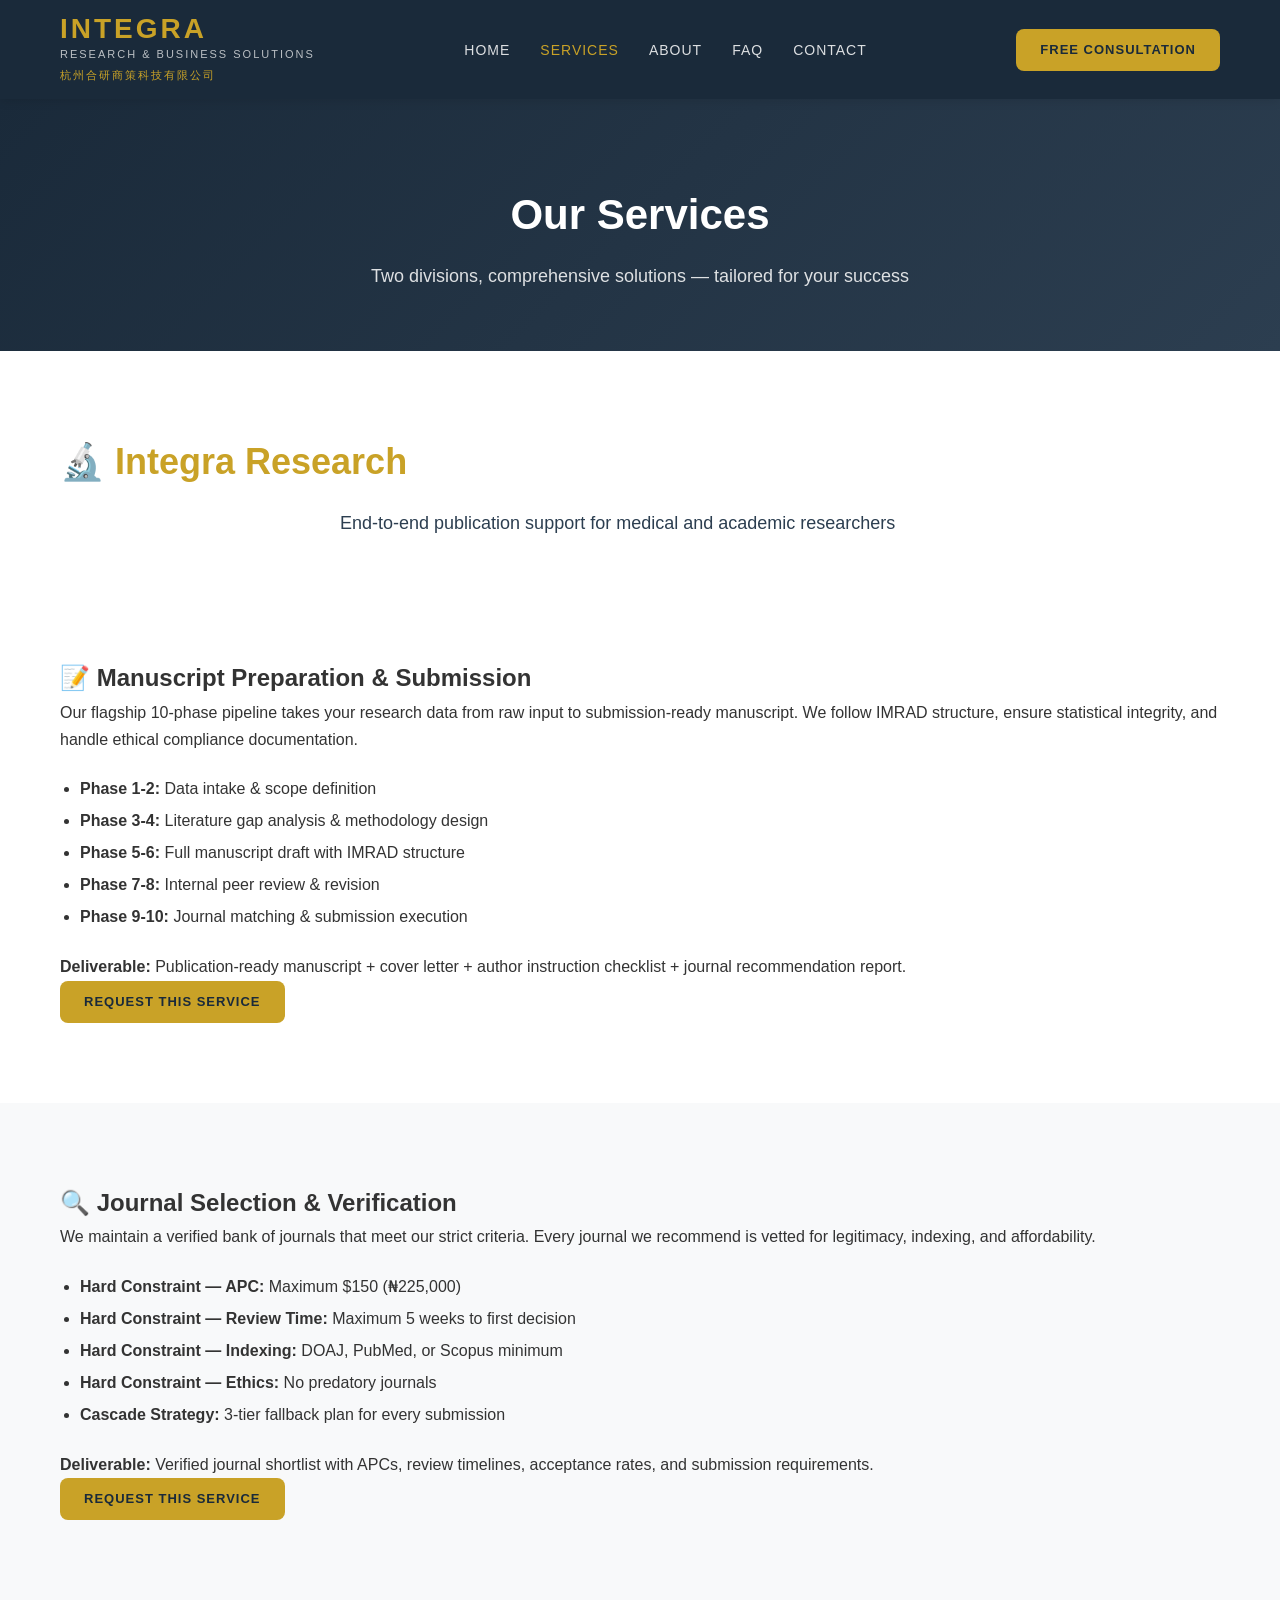
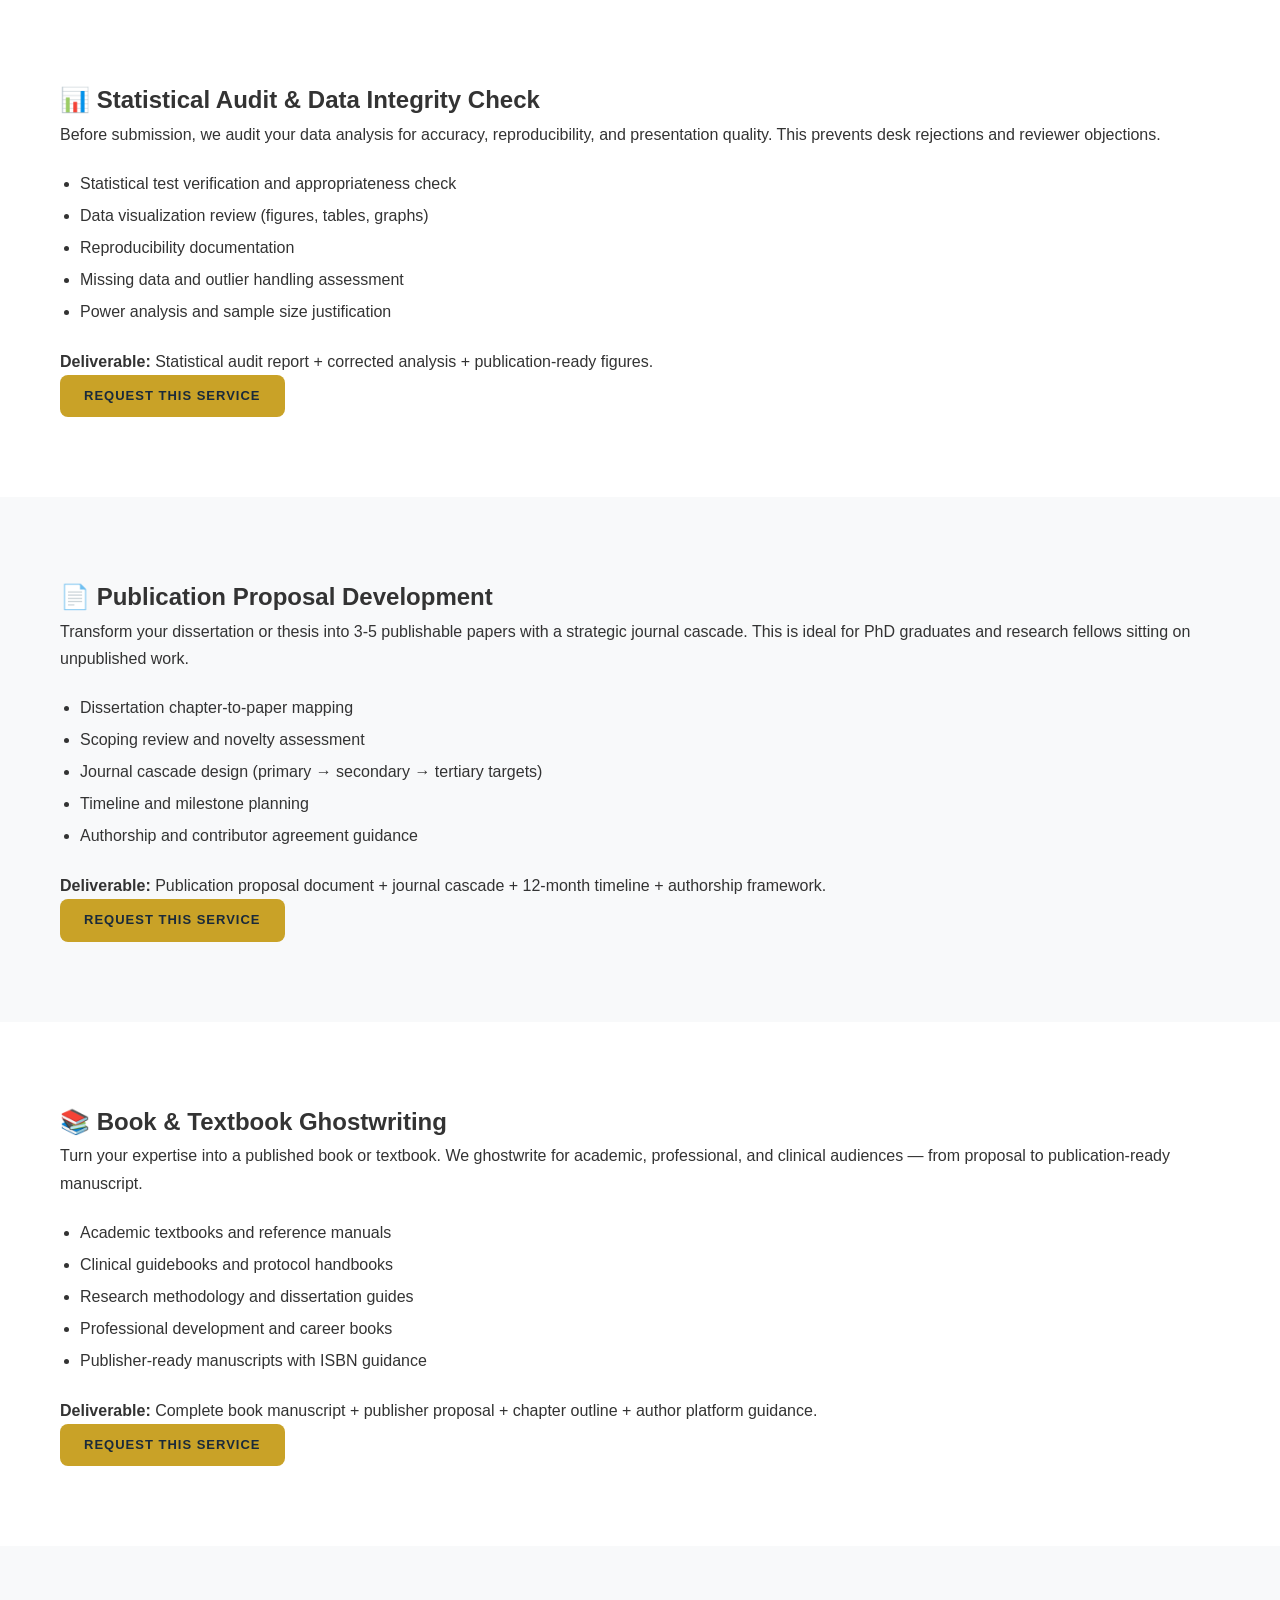
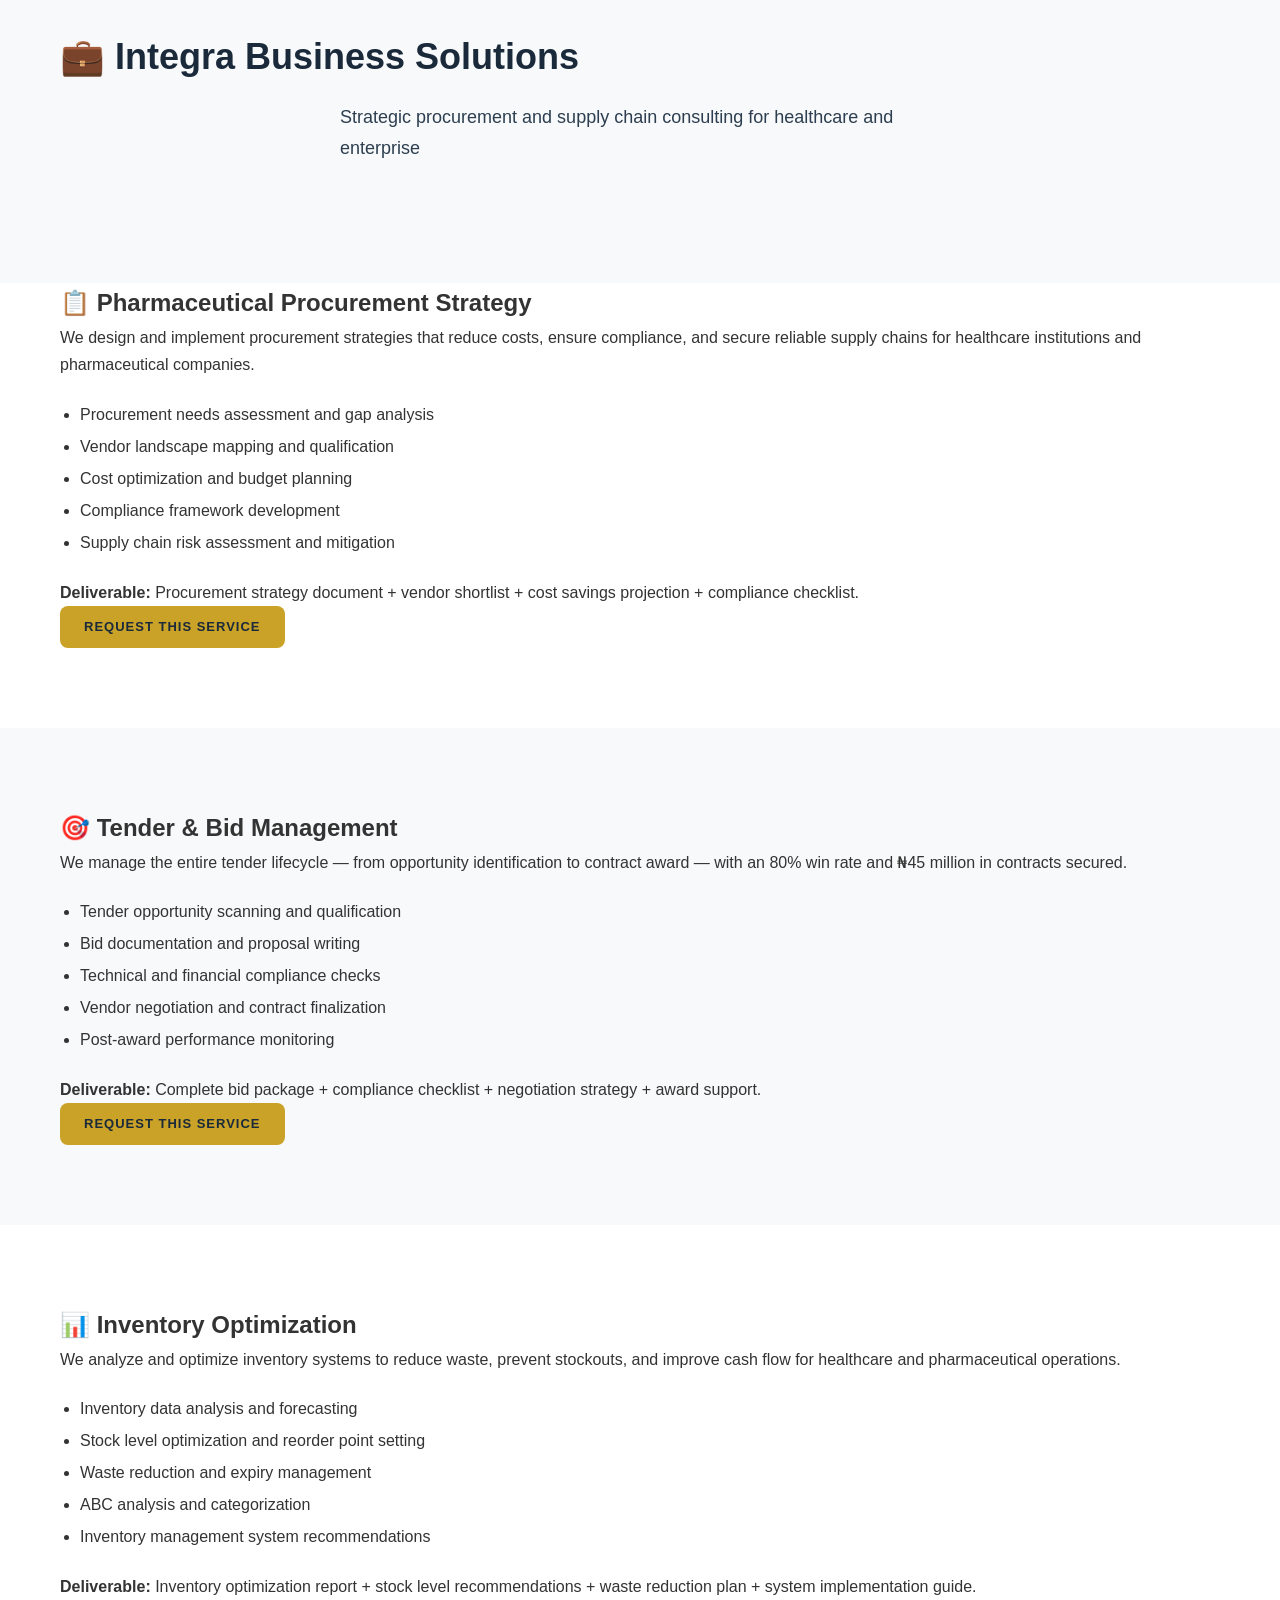
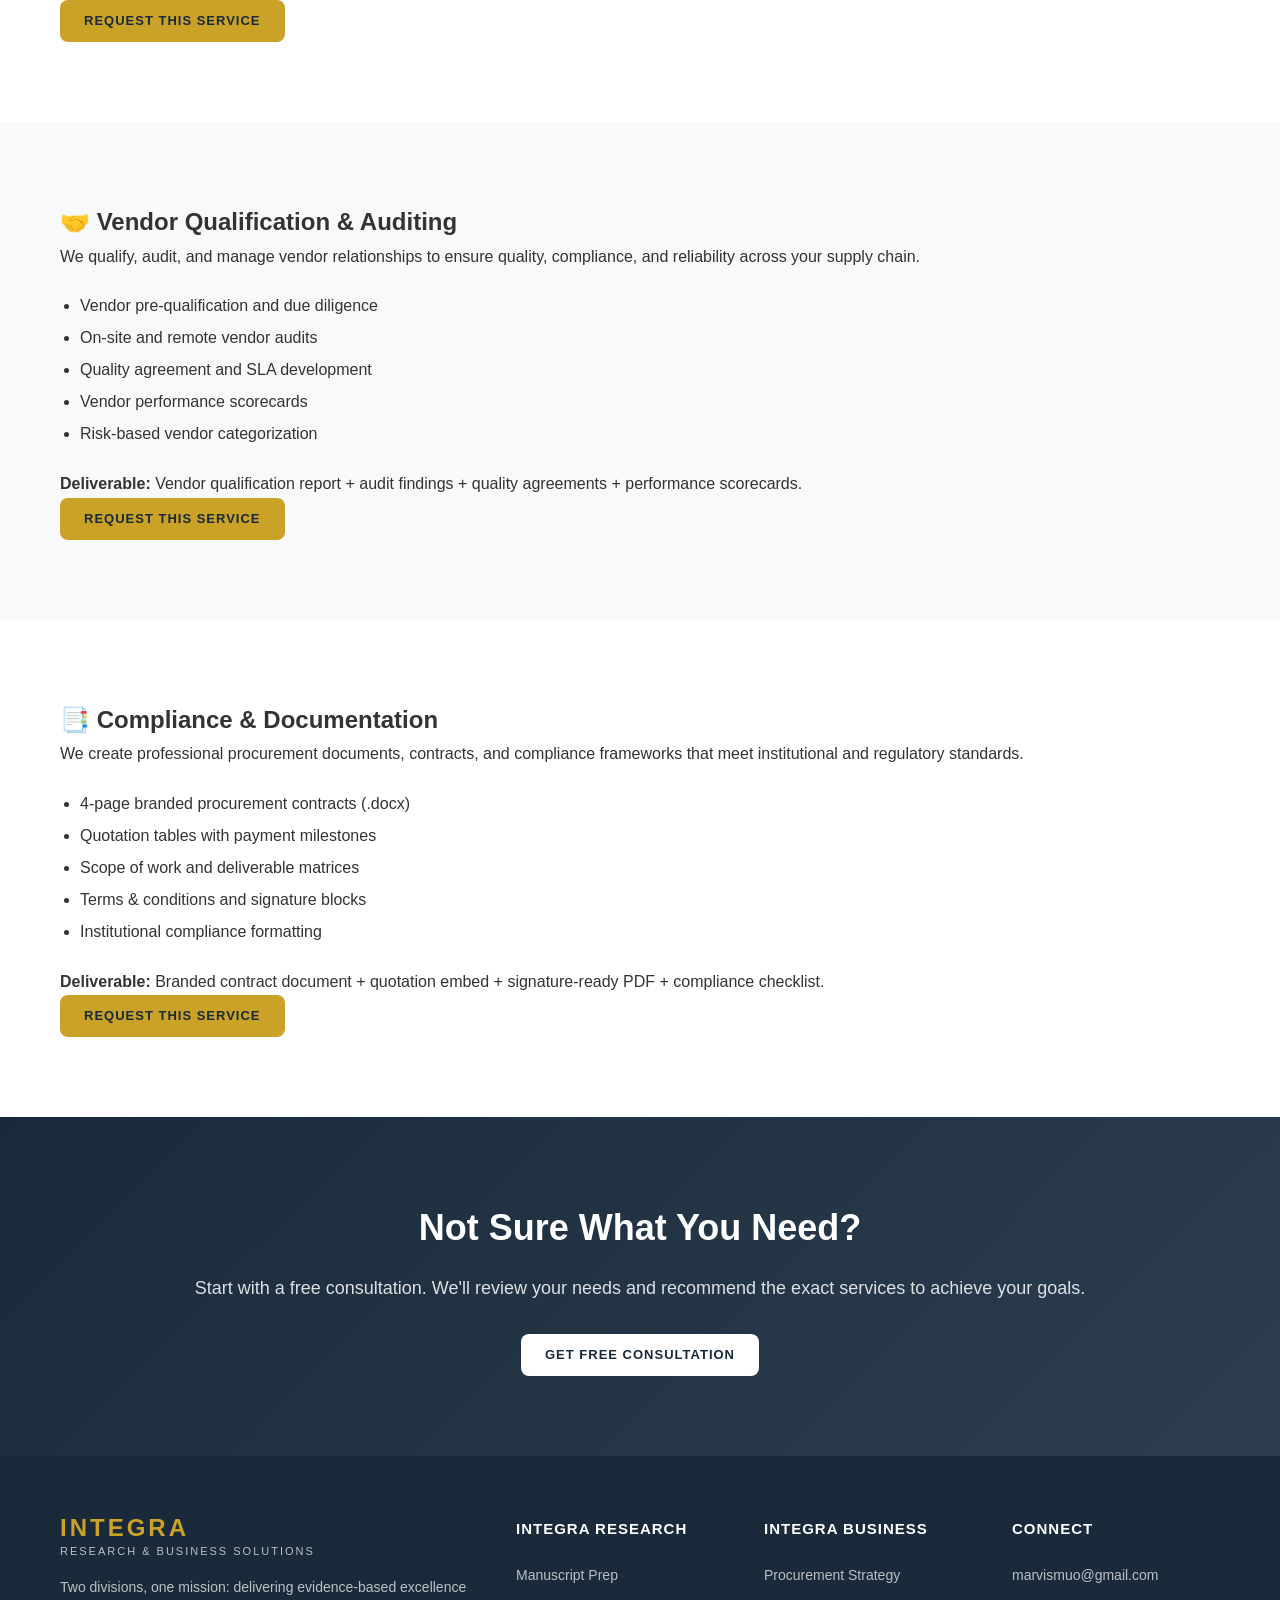
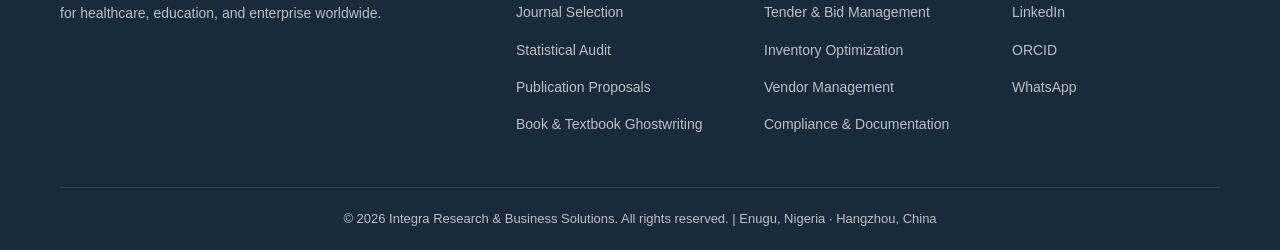
<file: services.html>
<!DOCTYPE html>
<html lang="en">
<head>
    <meta charset="UTF-8">
    <meta name="viewport" content="width=device-width, initial-scale=1.0">
    <meta name="description" content="Integra Research & Business Solutions services: Integra Research (manuscript preparation, journal selection, statistical audit, publication proposals) and Integra Business Solutions (procurement strategy, tender management, inventory optimization).">
    <meta name="keywords" content="medical manuscript preparation, journal selection service, procurement consulting, tender management, inventory optimization, publication support">
    <title>Our Services | Integra Research & Business Solutions</title>
    <link rel="stylesheet" href="style.css">
    <script src="script.js" defer></script>
</head>
<body>

<header>
    <div class="container">
        <a href="index.html" class="logo">
            <span class="logo-main">INTEGRA</span>
            <span class="logo-sub">Research & Business Solutions</span>
            <span class="logo-sub" style="font-size: 11px; color: var(--accent); margin-top: 2px;">杭州合研商策科技有限公司</span>
        </a>
        <nav>
            <ul>
                <li><a href="index.html">Home</a></li>
                <li><a href="services.html" class="active">Services</a></li>
                <li><a href="about.html">About</a></li>
                <li><a href="faq.html">FAQ</a></li>
                <li><a href="contact.html">Contact</a></li>
            </ul>
        </nav>
        <a href="contact.html" class="cta-btn">Free Consultation</a>
        <div class="mobile-menu">☰</div>
    </div>
</header>

<section class="page-header">
    <div class="container">
        <h1>Our Services</h1>
        <p>Two divisions, comprehensive solutions — tailored for your success</p>
    </div>
</section>

<!-- Integra Research Services -->
<section class="section" id="research">
    <div class="container">
        <div class="section-title" style="text-align: left; margin-bottom: 40px;">
            <h2 style="color: var(--accent);">🔬 Integra Research</h2>
            <p>End-to-end publication support for medical and academic researchers</p>
        </div>
    </div>
</section>

<section class="section" id="manuscript" style="padding-top: 0;">
    <div class="container">
        <div class="service-detail">
            <h2>📝 Manuscript Preparation & Submission</h2>
            <p>Our flagship 10-phase pipeline takes your research data from raw input to submission-ready manuscript. We follow IMRAD structure, ensure statistical integrity, and handle ethical compliance documentation.</p>
            <ul style="margin: 20px 0; padding-left: 20px; line-height: 2;">
                <li><strong>Phase 1-2:</strong> Data intake & scope definition</li>
                <li><strong>Phase 3-4:</strong> Literature gap analysis & methodology design</li>
                <li><strong>Phase 5-6:</strong> Full manuscript draft with IMRAD structure</li>
                <li><strong>Phase 7-8:</strong> Internal peer review & revision</li>
                <li><strong>Phase 9-10:</strong> Journal matching & submission execution</li>
            </ul>
            <p><strong>Deliverable:</strong> Publication-ready manuscript + cover letter + author instruction checklist + journal recommendation report.</p>
            <a href="contact.html" class="cta-btn">Request This Service</a>
        </div>
    </div>
</section>

<section class="section section-alt" id="journal">
    <div class="container">
        <div class="service-detail">
            <h2>🔍 Journal Selection & Verification</h2>
            <p>We maintain a verified bank of journals that meet our strict criteria. Every journal we recommend is vetted for legitimacy, indexing, and affordability.</p>
            <ul style="margin: 20px 0; padding-left: 20px; line-height: 2;">
                <li><strong>Hard Constraint — APC:</strong> Maximum $150 (₦225,000)</li>
                <li><strong>Hard Constraint — Review Time:</strong> Maximum 5 weeks to first decision</li>
                <li><strong>Hard Constraint — Indexing:</strong> DOAJ, PubMed, or Scopus minimum</li>
                <li><strong>Hard Constraint — Ethics:</strong> No predatory journals</li>
                <li><strong>Cascade Strategy:</strong> 3-tier fallback plan for every submission</li>
            </ul>
            <p><strong>Deliverable:</strong> Verified journal shortlist with APCs, review timelines, acceptance rates, and submission requirements.</p>
            <a href="contact.html" class="cta-btn">Request This Service</a>
        </div>
    </div>
</section>

<section class="section" id="stats">
    <div class="container">
        <div class="service-detail">
            <h2>📊 Statistical Audit & Data Integrity Check</h2>
            <p>Before submission, we audit your data analysis for accuracy, reproducibility, and presentation quality. This prevents desk rejections and reviewer objections.</p>
            <ul style="margin: 20px 0; padding-left: 20px; line-height: 2;">
                <li>Statistical test verification and appropriateness check</li>
                <li>Data visualization review (figures, tables, graphs)</li>
                <li>Reproducibility documentation</li>
                <li>Missing data and outlier handling assessment</li>
                <li>Power analysis and sample size justification</li>
            </ul>
            <p><strong>Deliverable:</strong> Statistical audit report + corrected analysis + publication-ready figures.</p>
            <a href="contact.html" class="cta-btn">Request This Service</a>
        </div>
    </div>
</section>

<section class="section section-alt" id="proposal">
    <div class="container">
        <div class="service-detail">
            <h2>📄 Publication Proposal Development</h2>
            <p>Transform your dissertation or thesis into 3-5 publishable papers with a strategic journal cascade. This is ideal for PhD graduates and research fellows sitting on unpublished work.</p>
            <ul style="margin: 20px 0; padding-left: 20px; line-height: 2;">
                <li>Dissertation chapter-to-paper mapping</li>
                <li>Scoping review and novelty assessment</li>
                <li>Journal cascade design (primary → secondary → tertiary targets)</li>
                <li>Timeline and milestone planning</li>
                <li>Authorship and contributor agreement guidance</li>
            </ul>
            <p><strong>Deliverable:</strong> Publication proposal document + journal cascade + 12-month timeline + authorship framework.</p>
            <a href="contact.html" class="cta-btn">Request This Service</a>
        </div>
    </div>
</section>

<section class="section" id="books">
    <div class="container">
        <div class="service-detail">
            <h2>📚 Book & Textbook Ghostwriting</h2>
            <p>Turn your expertise into a published book or textbook. We ghostwrite for academic, professional, and clinical audiences — from proposal to publication-ready manuscript.</p>
            <ul style="margin: 20px 0; padding-left: 20px; line-height: 2;">
                <li>Academic textbooks and reference manuals</li>
                <li>Clinical guidebooks and protocol handbooks</li>
                <li>Research methodology and dissertation guides</li>
                <li>Professional development and career books</li>
                <li>Publisher-ready manuscripts with ISBN guidance</li>
            </ul>
            <p><strong>Deliverable:</strong> Complete book manuscript + publisher proposal + chapter outline + author platform guidance.</p>
            <a href="contact.html" class="cta-btn">Request This Service</a>
        </div>
    </div>
</section>

<!-- Integra Business Solutions Services -->
<section class="section section-alt" id="business">
    <div class="container">
        <div class="section-title" style="text-align: left; margin-bottom: 40px;">
            <h2 style="color: var(--primary);">💼 Integra Business Solutions</h2>
            <p>Strategic procurement and supply chain consulting for healthcare and enterprise</p>
        </div>
    </div>
</section>

<section class="section" id="procurement" style="padding-top: 0;">
    <div class="container">
        <div class="service-detail">
            <h2>📋 Pharmaceutical Procurement Strategy</h2>
            <p>We design and implement procurement strategies that reduce costs, ensure compliance, and secure reliable supply chains for healthcare institutions and pharmaceutical companies.</p>
            <ul style="margin: 20px 0; padding-left: 20px; line-height: 2;">
                <li>Procurement needs assessment and gap analysis</li>
                <li>Vendor landscape mapping and qualification</li>
                <li>Cost optimization and budget planning</li>
                <li>Compliance framework development</li>
                <li>Supply chain risk assessment and mitigation</li>
            </ul>
            <p><strong>Deliverable:</strong> Procurement strategy document + vendor shortlist + cost savings projection + compliance checklist.</p>
            <a href="contact.html" class="cta-btn">Request This Service</a>
        </div>
    </div>
</section>

<section class="section section-alt" id="tender">
    <div class="container">
        <div class="service-detail">
            <h2>🎯 Tender & Bid Management</h2>
            <p>We manage the entire tender lifecycle — from opportunity identification to contract award — with an 80% win rate and ₦45 million in contracts secured.</p>
            <ul style="margin: 20px 0; padding-left: 20px; line-height: 2;">
                <li>Tender opportunity scanning and qualification</li>
                <li>Bid documentation and proposal writing</li>
                <li>Technical and financial compliance checks</li>
                <li>Vendor negotiation and contract finalization</li>
                <li>Post-award performance monitoring</li>
            </ul>
            <p><strong>Deliverable:</strong> Complete bid package + compliance checklist + negotiation strategy + award support.</p>
            <a href="contact.html" class="cta-btn">Request This Service</a>
        </div>
    </div>
</section>

<section class="section" id="inventory">
    <div class="container">
        <div class="service-detail">
            <h2>📊 Inventory Optimization</h2>
            <p>We analyze and optimize inventory systems to reduce waste, prevent stockouts, and improve cash flow for healthcare and pharmaceutical operations.</p>
            <ul style="margin: 20px 0; padding-left: 20px; line-height: 2;">
                <li>Inventory data analysis and forecasting</li>
                <li>Stock level optimization and reorder point setting</li>
                <li>Waste reduction and expiry management</li>
                <li>ABC analysis and categorization</li>
                <li>Inventory management system recommendations</li>
            </ul>
            <p><strong>Deliverable:</strong> Inventory optimization report + stock level recommendations + waste reduction plan + system implementation guide.</p>
            <a href="contact.html" class="cta-btn">Request This Service</a>
        </div>
    </div>
</section>

<section class="section section-alt" id="vendor">
    <div class="container">
        <div class="service-detail">
            <h2>🤝 Vendor Qualification & Auditing</h2>
            <p>We qualify, audit, and manage vendor relationships to ensure quality, compliance, and reliability across your supply chain.</p>
            <ul style="margin: 20px 0; padding-left: 20px; line-height: 2;">
                <li>Vendor pre-qualification and due diligence</li>
                <li>On-site and remote vendor audits</li>
                <li>Quality agreement and SLA development</li>
                <li>Vendor performance scorecards</li>
                <li>Risk-based vendor categorization</li>
            </ul>
            <p><strong>Deliverable:</strong> Vendor qualification report + audit findings + quality agreements + performance scorecards.</p>
            <a href="contact.html" class="cta-btn">Request This Service</a>
        </div>
    </div>
</section>

<section class="section" id="compliance">
    <div class="container">
        <div class="service-detail">
            <h2>📑 Compliance & Documentation</h2>
            <p>We create professional procurement documents, contracts, and compliance frameworks that meet institutional and regulatory standards.</p>
            <ul style="margin: 20px 0; padding-left: 20px; line-height: 2;">
                <li>4-page branded procurement contracts (.docx)</li>
                <li>Quotation tables with payment milestones</li>
                <li>Scope of work and deliverable matrices</li>
                <li>Terms & conditions and signature blocks</li>
                <li>Institutional compliance formatting</li>
            </ul>
            <p><strong>Deliverable:</strong> Branded contract document + quotation embed + signature-ready PDF + compliance checklist.</p>
            <a href="contact.html" class="cta-btn">Request This Service</a>
        </div>
    </div>
</section>

<section class="cta-section">
    <div class="container">
        <h2>Not Sure What You Need?</h2>
        <p>Start with a free consultation. We'll review your needs and recommend the exact services to achieve your goals.</p>
        <a href="contact.html" class="cta-btn" style="background: var(--white); color: var(--primary);">Get Free Consultation</a>
    </div>
</section>

<footer>
    <div class="container">
        <div class="footer-grid">
            <div class="footer-brand">
                <div class="logo"><span class="logo-main">INTEGRA</span><span class="logo-sub">Research & Business Solutions</span></div>
                <p>Two divisions, one mission: delivering evidence-based excellence for healthcare, education, and enterprise worldwide.</p>
            </div>
            <div class="footer-links">
                <h4>Integra Research</h4>
                <ul>
                    <li><a href="services.html#manuscript">Manuscript Prep</a></li>
                    <li><a href="services.html#journal">Journal Selection</a></li>
                    <li><a href="services.html#stats">Statistical Audit</a></li>
                    <li><a href="services.html#proposal">Publication Proposals</a></li>
                    <li><a href="services.html#books">Book & Textbook Ghostwriting</a></li>
                </ul>
            </div>
            <div class="footer-links">
                <h4>Integra Business</h4>
                <ul>
                    <li><a href="services.html#procurement">Procurement Strategy</a></li>
                    <li><a href="services.html#tender">Tender & Bid Management</a></li>
                    <li><a href="services.html#inventory">Inventory Optimization</a></li>
                    <li><a href="services.html#vendor">Vendor Management</a></li>
                    <li><a href="services.html#compliance">Compliance & Documentation</a></li>
                </ul>
            </div>
            <div class="footer-links">
                <h4>Connect</h4>
                <ul>
                    <li><a href="mailto:marvismuo@gmail.com">marvismuo@gmail.com</a></li>
                    <li><a href="https://www.linkedin.com/company/integra-research-business-solutions/" target="_blank">LinkedIn</a></li>
                    <li><a href="https://orcid.org/0000-0003-0295-0504" target="_blank">ORCID</a></li>
                    <li><a href="contact.html">WhatsApp</a></li>
                </ul>
            </div>
        </div>
        <div class="footer-bottom">
            <p>© 2026 Integra Research & Business Solutions. All rights reserved. | Enugu, Nigeria · Hangzhou, China</p>
        </div>
    </div>
</footer>

</body>
</html>
</file>
<file: style.css>
/* ========================================
   Integra Research & Business Solutions
   Main Stylesheet
   Primary: #1a2a3a (Deep Navy)
   Accent: #c9a227 (Gold)
   Secondary: #2c3e50 (Dark Slate)
   Body: #333333 (Dark Charcoal)
   Background: #ffffff
   ======================================== */

:root {
    --primary: #1a2a3a;
    --accent: #c9a227;
    --secondary: #2c3e50;
    --body: #333333;
    --light: #f8f9fa;
    --white: #ffffff;
    --border: #e0e0e0;
    --transition: 0.3s ease;
    --shadow: 0 4px 20px rgba(26, 42, 58, 0.1);
    --radius: 8px;
}

* { margin: 0; padding: 0; box-sizing: border-box; }

body {
    font-family: 'Segoe UI', Tahoma, Geneva, Verdana, sans-serif;
    color: var(--body);
    line-height: 1.7;
    background: var(--white);
}

a { text-decoration: none; color: inherit; transition: var(--transition); }
img { max-width: 100%; height: auto; }

.container {
    max-width: 1200px;
    margin: 0 auto;
    padding: 0 20px;
}

/* ===== Header ===== */
header {
    background: var(--primary);
    position: sticky;
    top: 0;
    z-index: 1000;
    box-shadow: 0 2px 10px rgba(0,0,0,0.1);
}

header .container {
    display: flex;
    align-items: center;
    justify-content: space-between;
    padding: 15px 20px;
}

.logo {
    display: flex;
    flex-direction: column;
}

.logo-main {
    font-size: 28px;
    font-weight: 700;
    color: var(--accent);
    letter-spacing: 3px;
    line-height: 1;
}

.logo-sub {
    font-size: 11px;
    color: rgba(255,255,255,0.7);
    letter-spacing: 2px;
    text-transform: uppercase;
    margin-top: 2px;
}

nav ul {
    display: flex;
    list-style: none;
    gap: 30px;
}

nav a {
    color: rgba(255,255,255,0.85);
    font-weight: 500;
    font-size: 14px;
    text-transform: uppercase;
    letter-spacing: 1px;
}

nav a:hover, nav a.active {
    color: var(--accent);
}

.cta-btn {
    background: var(--accent);
    color: var(--primary);
    padding: 10px 24px;
    border-radius: var(--radius);
    font-weight: 600;
    font-size: 13px;
    text-transform: uppercase;
    letter-spacing: 1px;
    display: inline-block;
}

.cta-btn:hover {
    background: #b8941f;
    transform: translateY(-2px);
    box-shadow: 0 4px 15px rgba(201,162,39,0.3);
}

.cta-btn-outline {
    background: transparent;
    border: 2px solid var(--accent);
    color: var(--accent);
}

.cta-btn-outline:hover {
    background: var(--accent);
    color: var(--primary);
}

.mobile-menu { display: none; }

/* ===== Hero ===== */
.hero {
    background: linear-gradient(135deg, var(--primary) 0%, var(--secondary) 100%);
    color: var(--white);
    padding: 100px 0 80px;
    text-align: center;
}

.hero h1 {
    font-size: 52px;
    font-weight: 700;
    margin-bottom: 20px;
    line-height: 1.2;
}

.hero h1 span { color: var(--accent); }

.hero-sub {
    font-size: 20px;
    color: rgba(255,255,255,0.85);
    max-width: 700px;
    margin: 0 auto 40px;
}

.hero-cta {
    display: flex;
    gap: 20px;
    justify-content: center;
    flex-wrap: wrap;
}

.hero-cta .cta-btn {
    padding: 14px 36px;
    font-size: 15px;
}

/* ===== Trust Bar ===== */
.trust-bar {
    background: var(--light);
    padding: 40px 0;
    border-bottom: 1px solid var(--border);
}

.trust-grid {
    display: grid;
    grid-template-columns: repeat(5, 1fr);
    gap: 30px;
    text-align: center;
}

.trust-item {
    padding: 20px;
}

.trust-item .number {
    font-size: 36px;
    font-weight: 700;
    color: var(--accent);
    display: block;
}

.trust-item .label {
    font-size: 13px;
    color: var(--secondary);
    text-transform: uppercase;
    letter-spacing: 1px;
    margin-top: 5px;
}

/* ===== Section通用 ===== */
.section {
    padding: 80px 0;
}

.section-alt { background: var(--light); }

.section-title {
    text-align: center;
    margin-bottom: 60px;
}

.section-title h2 {
    font-size: 36px;
    color: var(--primary);
    margin-bottom: 15px;
}

.section-title p {
    color: var(--secondary);
    font-size: 18px;
    max-width: 600px;
    margin: 0 auto;
}

/* ===== How It Works ===== */
.steps {
    display: grid;
    grid-template-columns: repeat(5, 1fr);
    gap: 20px;
    text-align: center;
}

.step {
    padding: 30px 20px;
    background: var(--white);
    border-radius: var(--radius);
    box-shadow: var(--shadow);
    position: relative;
}

.step-num {
    width: 50px;
    height: 50px;
    background: var(--accent);
    color: var(--primary);
    border-radius: 50%;
    display: flex;
    align-items: center;
    justify-content: center;
    font-weight: 700;
    font-size: 20px;
    margin: 0 auto 20px;
}

.step h3 {
    font-size: 18px;
    color: var(--primary);
    margin-bottom: 10px;
}

.step p {
    font-size: 14px;
    color: var(--secondary);
}

/* ===== Proof Section ===== */
.proof-box {
    background: var(--white);
    border-left: 5px solid var(--accent);
    padding: 40px;
    border-radius: var(--radius);
    box-shadow: var(--shadow);
    max-width: 800px;
    margin: 0 auto;
}

.proof-quote {
    font-size: 22px;
    font-style: italic;
    color: var(--primary);
    margin-bottom: 20px;
}

.proof-author {
    font-weight: 600;
    color: var(--secondary);
}

.proof-result {
    display: inline-block;
    background: rgba(201,162,39,0.15);
    color: var(--primary);
    padding: 5px 15px;
    border-radius: 20px;
    font-size: 13px;
    font-weight: 600;
    margin-top: 10px;
}

/* ===== Services Grid ===== */
.services-grid {
    display: grid;
    grid-template-columns: repeat(3, 1fr);
    gap: 30px;
}

.service-card {
    background: var(--white);
    padding: 40px 30px;
    border-radius: var(--radius);
    box-shadow: var(--shadow);
    text-align: center;
    transition: var(--transition);
}

.service-card:hover {
    transform: translateY(-5px);
    box-shadow: 0 8px 30px rgba(26,42,58,0.15);
}

.service-icon {
    width: 70px;
    height: 70px;
    background: rgba(201,162,39,0.15);
    border-radius: 50%;
    display: flex;
    align-items: center;
    justify-content: center;
    margin: 0 auto 20px;
    font-size: 28px;
}

.service-card h3 {
    font-size: 20px;
    color: var(--primary);
    margin-bottom: 15px;
}

.service-card p {
    font-size: 15px;
    color: var(--secondary);
    margin-bottom: 20px;
}

/* ===== About Page ===== */
.about-hero {
    background: linear-gradient(135deg, var(--primary) 0%, var(--secondary) 100%);
    color: var(--white);
    padding: 80px 0;
    text-align: center;
}

.about-hero h1 { font-size: 42px; margin-bottom: 15px; }
.about-hero p { font-size: 18px; opacity: 0.85; }

.about-content {
    display: grid;
    grid-template-columns: 1fr 2fr;
    gap: 60px;
    align-items: start;
}

.about-photo {
    background: var(--light);
    border-radius: var(--radius);
    padding: 40px;
    text-align: center;
}

.about-photo .initials {
    width: 150px;
    height: 150px;
    background: var(--accent);
    color: var(--primary);
    border-radius: 50%;
    display: flex;
    align-items: center;
    justify-content: center;
    font-size: 60px;
    font-weight: 700;
    margin: 0 auto 20px;
}

.about-text h2 {
    font-size: 32px;
    color: var(--primary);
    margin-bottom: 20px;
}

.about-text h3 {
    font-size: 22px;
    color: var(--secondary);
    margin: 30px 0 15px;
}

.about-text p {
    margin-bottom: 15px;
    font-size: 16px;
}

.metrics-grid {
    display: grid;
    grid-template-columns: repeat(3, 1fr);
    gap: 20px;
    margin-top: 30px;
}

.metric {
    background: var(--light);
    padding: 25px;
    border-radius: var(--radius);
    text-align: center;
}

.metric-value {
    font-size: 28px;
    font-weight: 700;
    color: var(--accent);
}

.metric-label {
    font-size: 13px;
    color: var(--secondary);
    margin-top: 5px;
}

/* ===== Contact Page ===== */
.contact-grid {
    display: grid;
    grid-template-columns: 1fr 1fr;
    gap: 60px;
}

.contact-form {
    background: var(--white);
    padding: 40px;
    border-radius: var(--radius);
    box-shadow: var(--shadow);
}

.form-group {
    margin-bottom: 20px;
}

.form-group label {
    display: block;
    margin-bottom: 8px;
    font-weight: 600;
    color: var(--primary);
    font-size: 14px;
}

.form-group input,
.form-group textarea,
.form-group select {
    width: 100%;
    padding: 12px 15px;
    border: 1px solid var(--border);
    border-radius: var(--radius);
    font-size: 15px;
    font-family: inherit;
    transition: var(--transition);
}

.form-group input:focus,
.form-group textarea:focus,
.form-group select:focus {
    outline: none;
    border-color: var(--accent);
    box-shadow: 0 0 0 3px rgba(201,162,39,0.1);
}

.form-group textarea { min-height: 120px; resize: vertical; }

.contact-info h3 {
    font-size: 24px;
    color: var(--primary);
    margin-bottom: 20px;
}

.contact-item {
    display: flex;
    align-items: flex-start;
    gap: 15px;
    margin-bottom: 25px;
}

.contact-item .icon {
    width: 50px;
    height: 50px;
    background: rgba(201,162,39,0.15);
    border-radius: 50%;
    display: flex;
    align-items: center;
    justify-content: center;
    font-size: 20px;
    flex-shrink: 0;
}

.contact-item h4 {
    font-size: 16px;
    color: var(--primary);
    margin-bottom: 5px;
}

.contact-item p {
    font-size: 15px;
    color: var(--secondary);
}

.whatsapp-btn {
    background: #25D366;
    color: var(--white);
    padding: 14px 28px;
    border-radius: var(--radius);
    font-weight: 600;
    display: inline-flex;
    align-items: center;
    gap: 10px;
    margin-top: 10px;
}

.whatsapp-btn:hover {
    background: #1ebe57;
}

/* ===== FAQ ===== */
.faq-list {
    max-width: 800px;
    margin: 0 auto;
}

.faq-item {
    background: var(--white);
    border-radius: var(--radius);
    box-shadow: var(--shadow);
    margin-bottom: 15px;
    overflow: hidden;
}

.faq-question {
    padding: 20px 25px;
    font-weight: 600;
    color: var(--primary);
    cursor: pointer;
    display: flex;
    justify-content: space-between;
    align-items: center;
    font-size: 17px;
}

.faq-answer {
    padding: 0 25px 20px;
    color: var(--secondary);
    line-height: 1.8;
}

/* ===== CTA Section ===== */
.cta-section {
    background: linear-gradient(135deg, var(--primary) 0%, var(--secondary) 100%);
    color: var(--white);
    padding: 80px 0;
    text-align: center;
}

.cta-section h2 {
    font-size: 36px;
    margin-bottom: 15px;
}

.cta-section p {
    font-size: 18px;
    opacity: 0.85;
    margin-bottom: 30px;
}

/* ===== Footer ===== */
footer {
    background: var(--primary);
    color: rgba(255,255,255,0.7);
    padding: 60px 0 20px;
}

.footer-grid {
    display: grid;
    grid-template-columns: 2fr 1fr 1fr 1fr;
    gap: 40px;
    margin-bottom: 40px;
}

.footer-brand .logo-main {
    font-size: 24px;
}

.footer-brand p {
    margin-top: 15px;
    font-size: 14px;
    line-height: 1.8;
}

.footer-links h4 {
    color: var(--white);
    font-size: 15px;
    text-transform: uppercase;
    letter-spacing: 1px;
    margin-bottom: 20px;
}

.footer-links ul {
    list-style: none;
}

.footer-links li {
    margin-bottom: 10px;
}

.footer-links a {
    font-size: 14px;
}

.footer-links a:hover {
    color: var(--accent);
}

.footer-bottom {
    border-top: 1px solid rgba(255,255,255,0.1);
    padding-top: 20px;
    text-align: center;
    font-size: 13px;
}

/* ===== Page Header (internal pages) ===== */
.page-header {
    background: linear-gradient(135deg, var(--primary) 0%, var(--secondary) 100%);
    color: var(--white);
    padding: 80px 0 60px;
    text-align: center;
}

.page-header h1 {
    font-size: 42px;
    margin-bottom: 10px;
}

.page-header p {
    font-size: 18px;
    opacity: 0.85;
}

/* ===== Responsive ===== */
@media (max-width: 1024px) {
    .trust-grid { grid-template-columns: repeat(3, 1fr); }
    .steps { grid-template-columns: repeat(3, 1fr); }
    .services-grid { grid-template-columns: repeat(2, 1fr); }
    .about-content { grid-template-columns: 1fr; }
    .contact-grid { grid-template-columns: 1fr; }
    .footer-grid { grid-template-columns: 1fr 1fr; }
}

@media (max-width: 768px) {
    .hero h1 { font-size: 32px; }
    .hero-sub { font-size: 16px; }
    .trust-grid { grid-template-columns: repeat(2, 1fr); }
    .steps { grid-template-columns: 1fr; }
    .services-grid { grid-template-columns: 1fr; }
    .metrics-grid { grid-template-columns: repeat(2, 1fr); }
    nav { display: none; }
    .mobile-menu { display: block; color: var(--white); font-size: 24px; cursor: pointer; padding: 10px; }
    .footer-grid { grid-template-columns: 1fr; }
    .page-header h1 { font-size: 28px; }
    header .container { position: relative; }
    nav ul { flex-direction: column; gap: 15px; }
    nav a { display: block; padding: 10px 0; }
}
</file>
